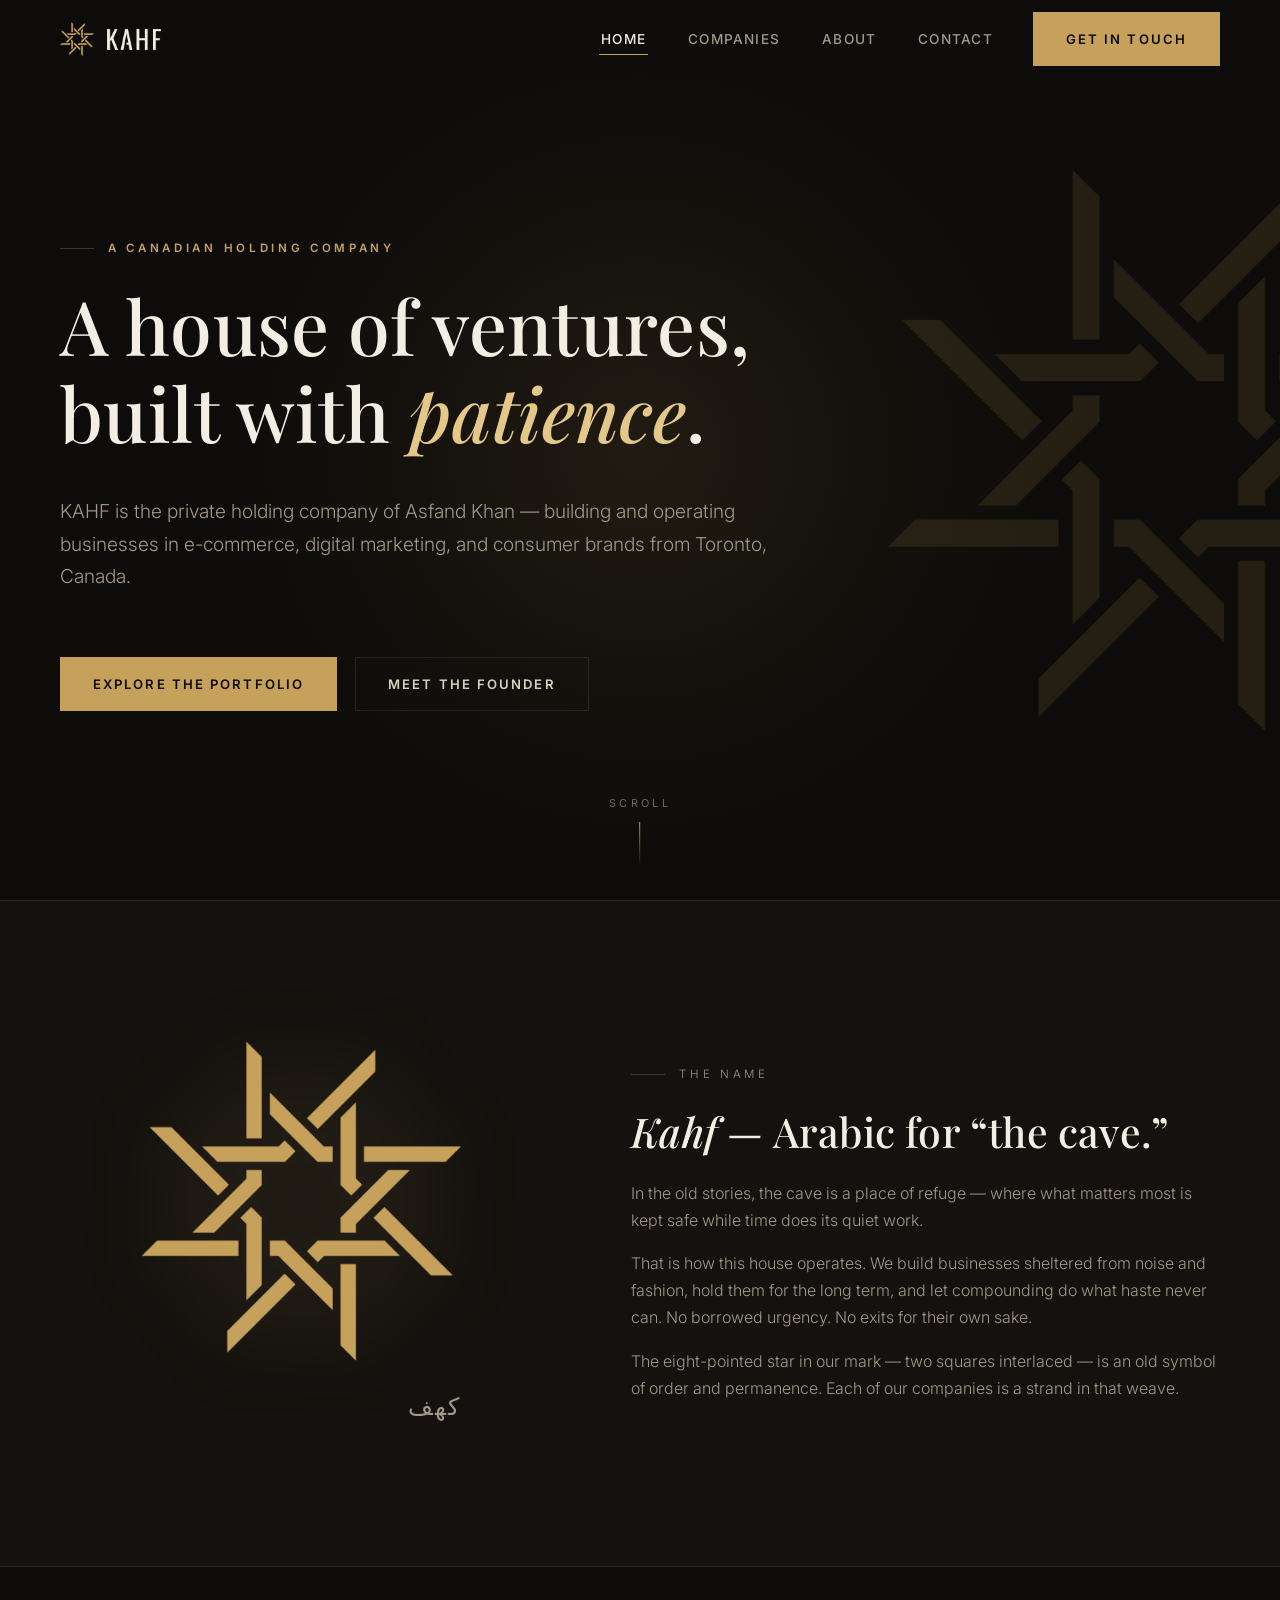
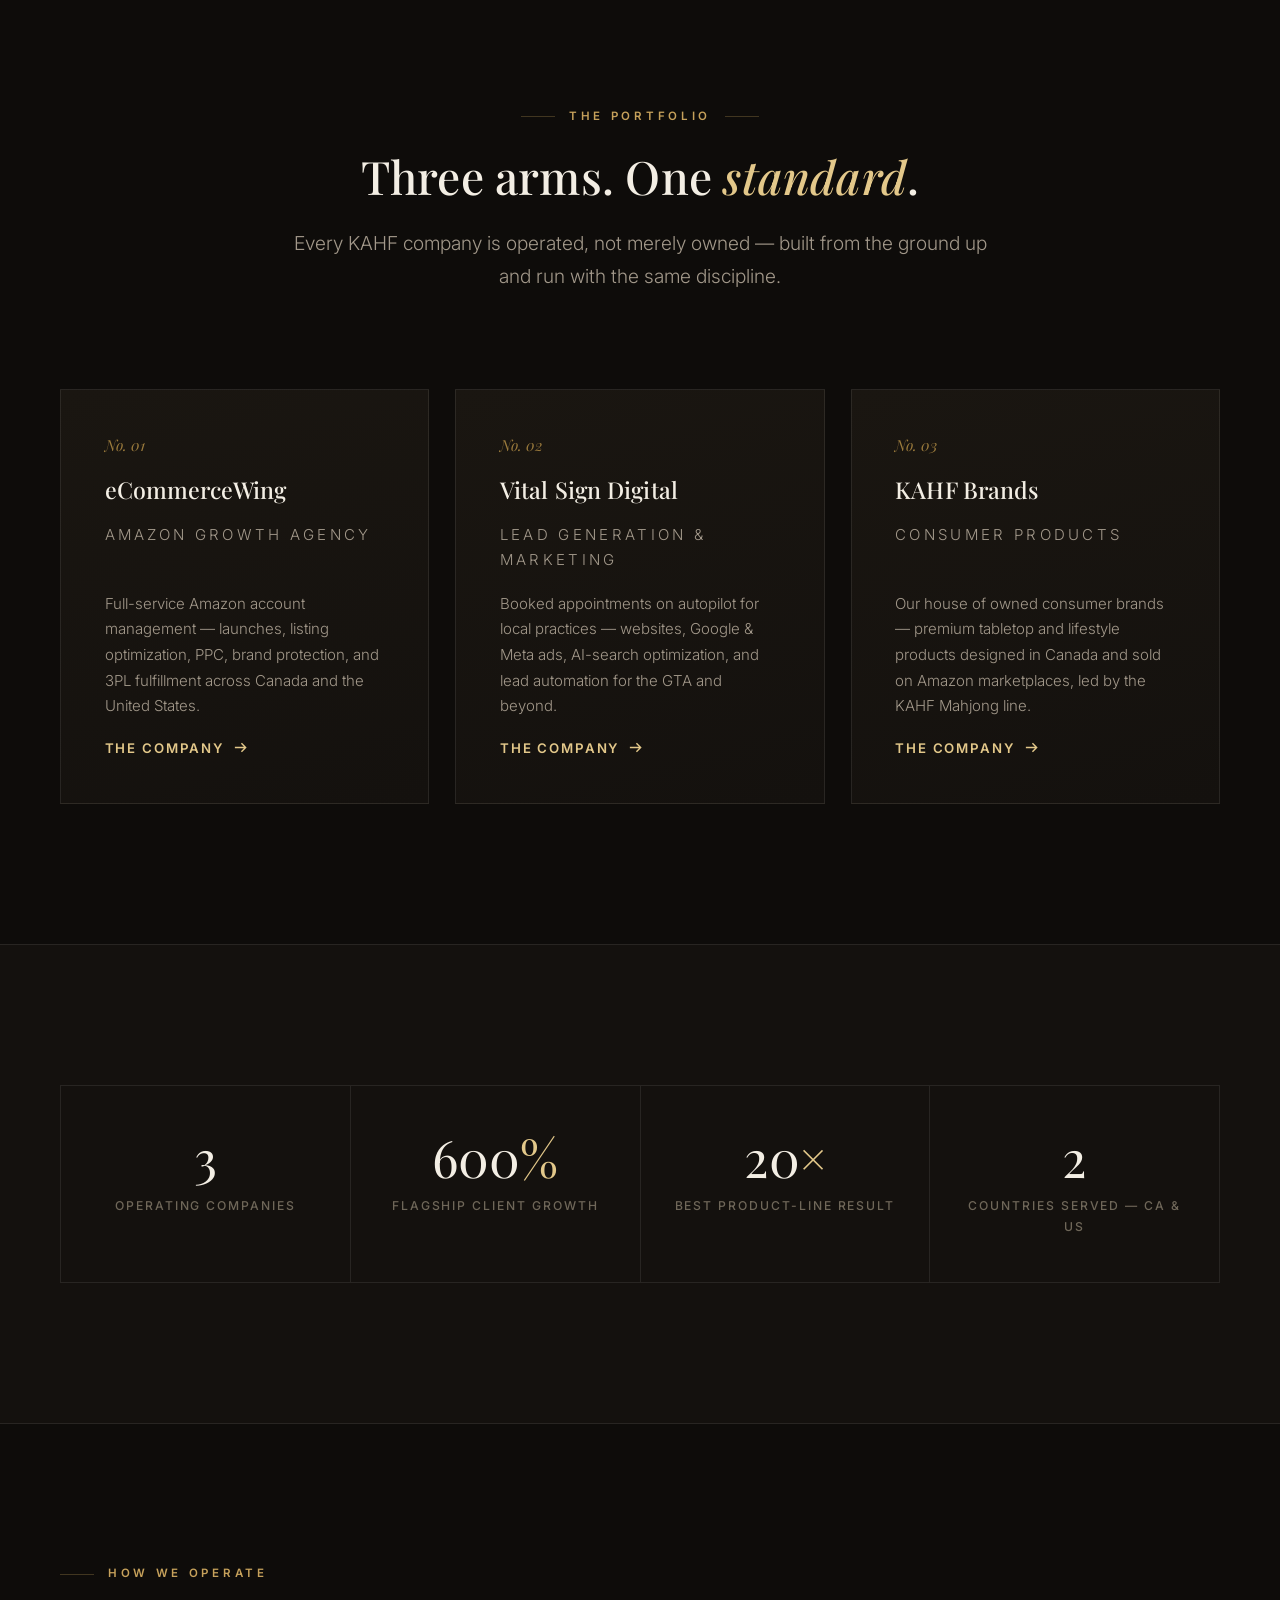
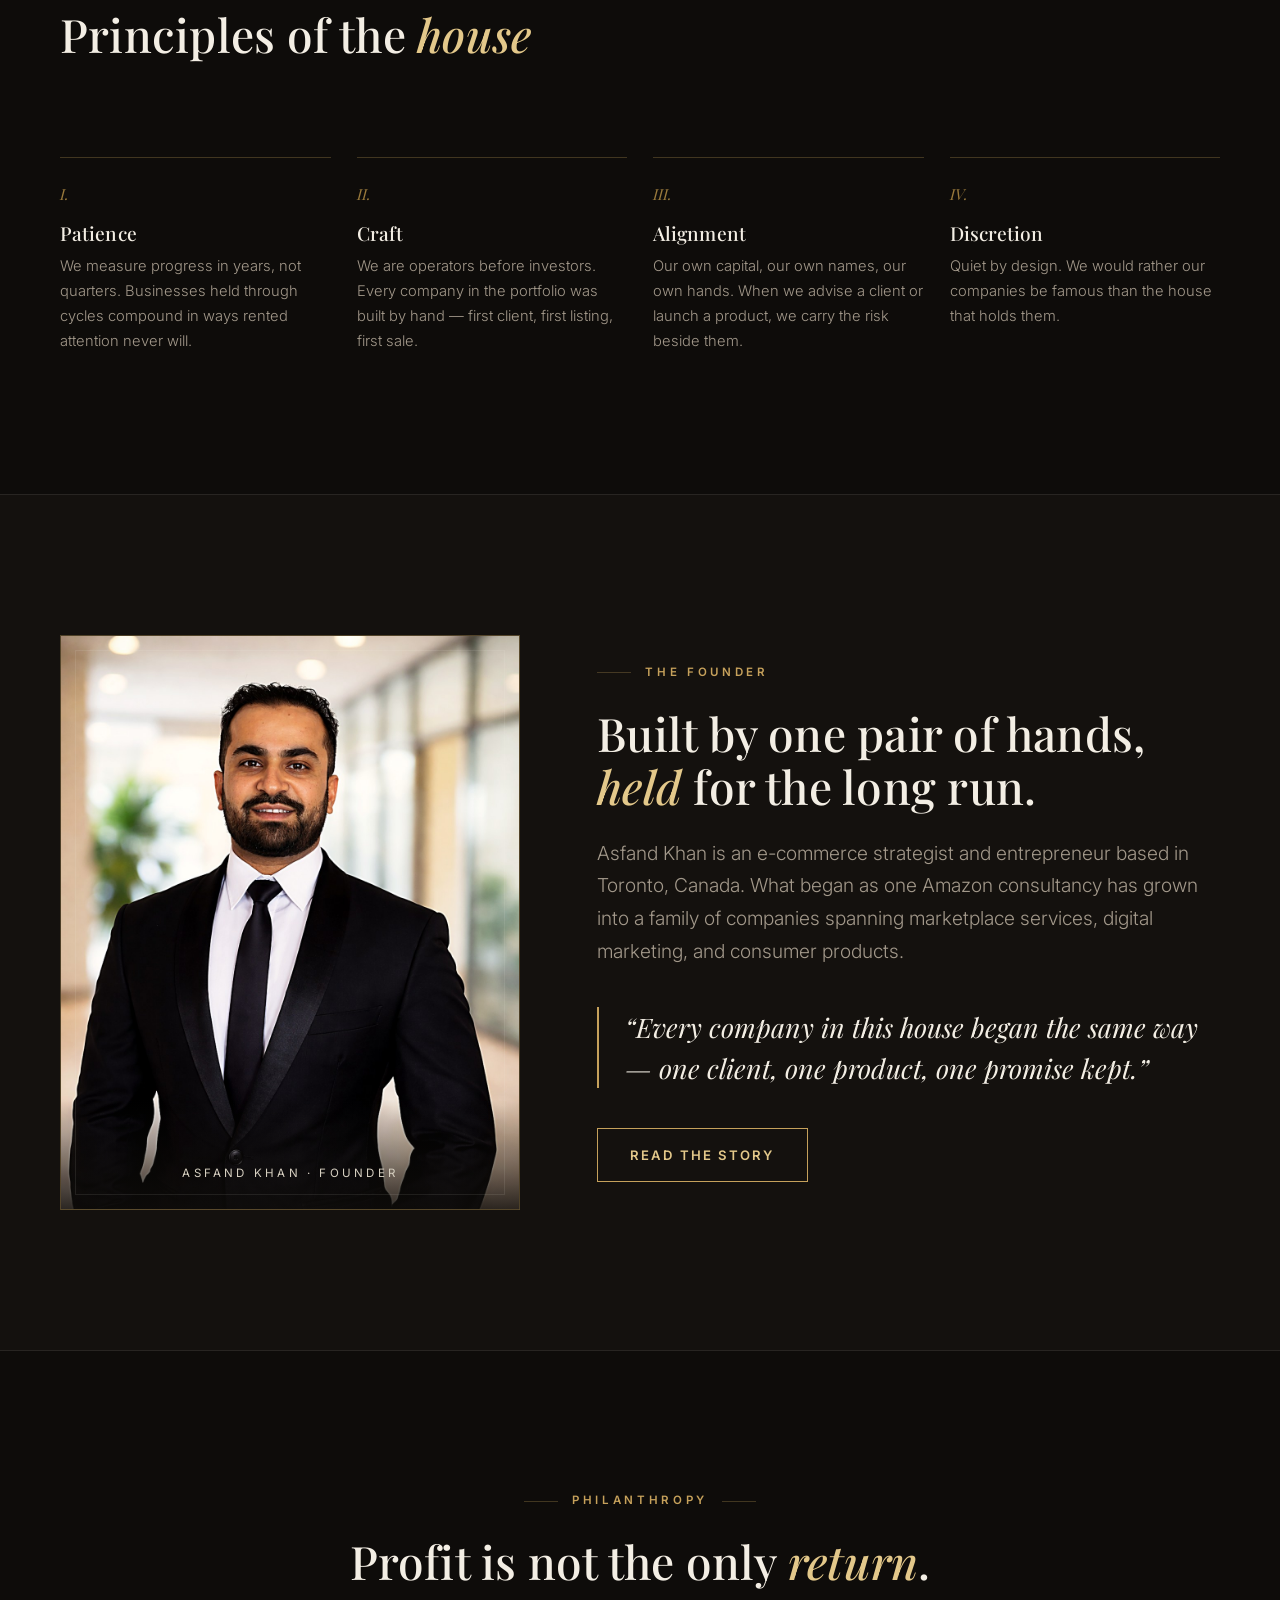
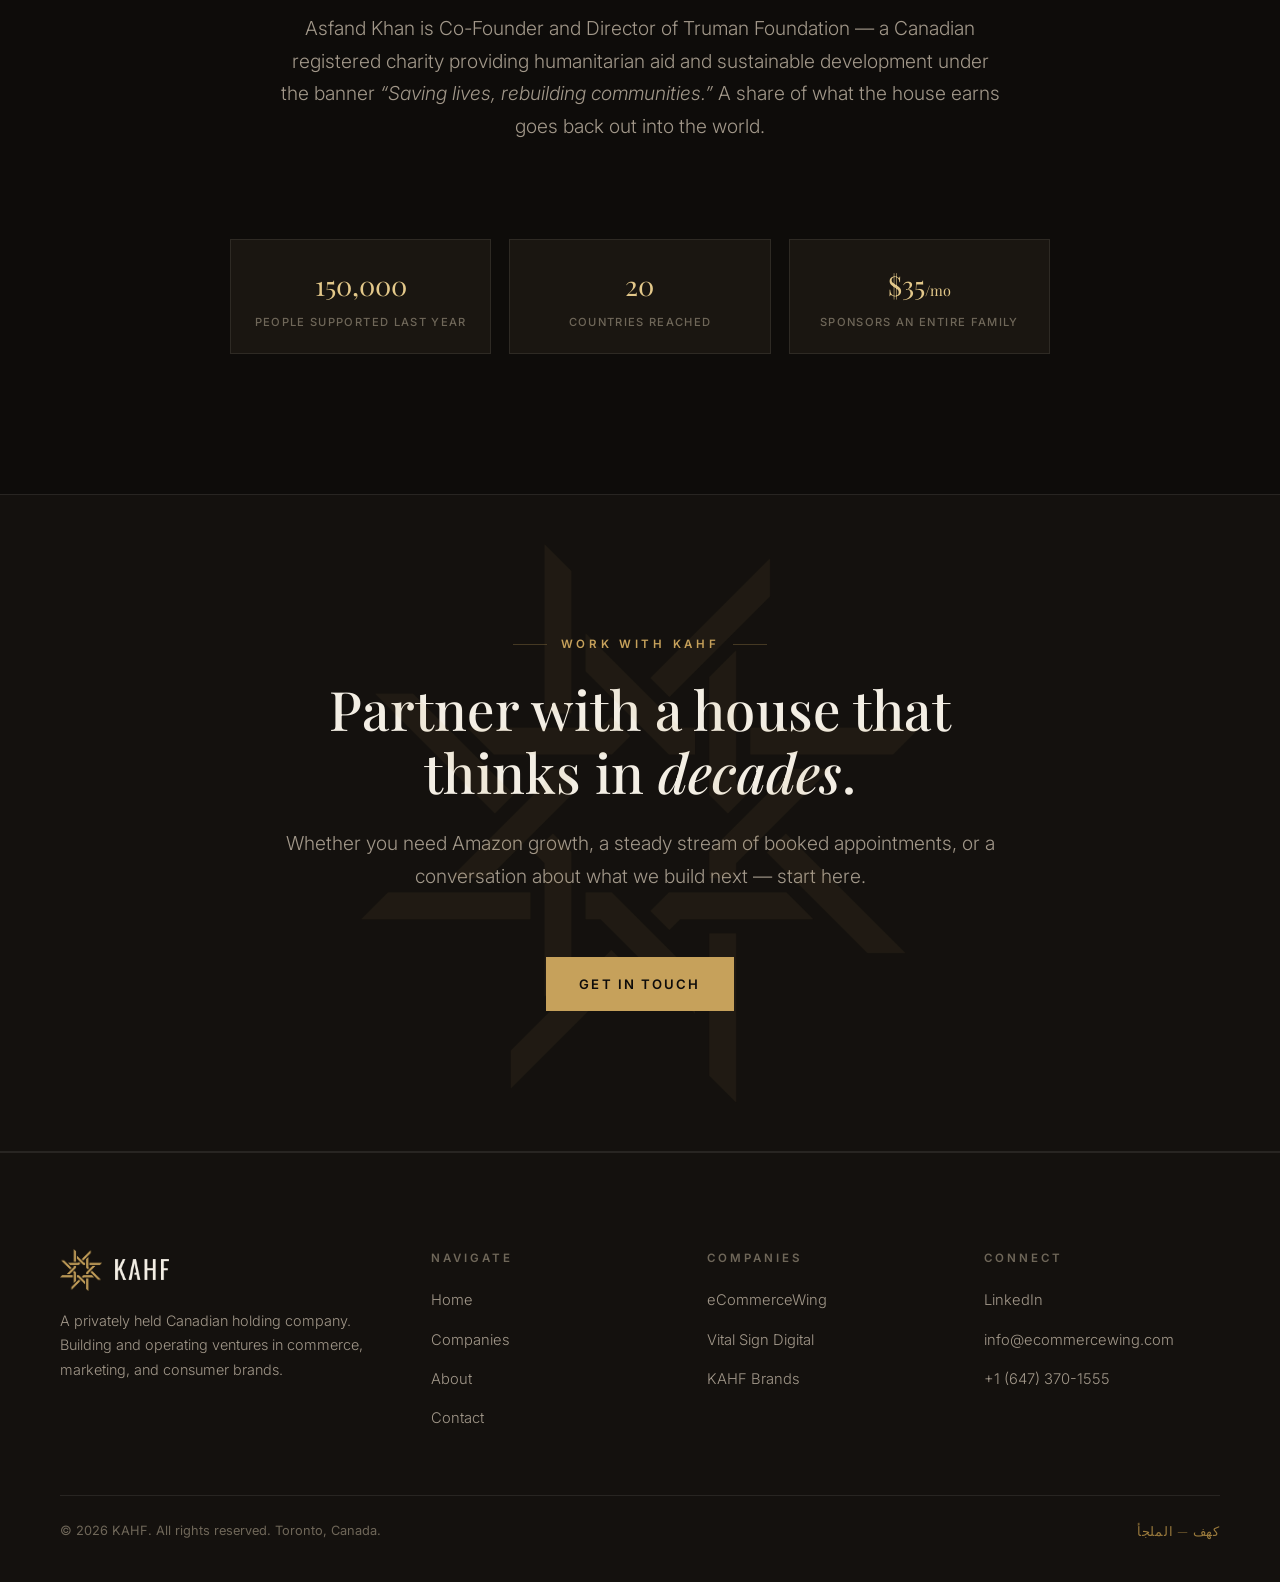
<file: index.html>
<!DOCTYPE html>
<html lang="en">
<head>
  <meta charset="UTF-8">
  <meta name="viewport" content="width=device-width, initial-scale=1.0">
  <title>KAHF — A Canadian Holding Company | Asfand Khan</title>
  <meta name="description" content="KAHF is the private holding company of Asfand Khan — building and operating businesses in e-commerce, digital marketing, and consumer brands from Toronto, Canada.">
  <link rel="icon" type="image/png" href="images/favicon.png">
  <link rel="apple-touch-icon" href="images/apple-touch-icon.png">
  <link rel="preconnect" href="https://fonts.googleapis.com">
  <link rel="preconnect" href="https://fonts.gstatic.com" crossorigin>
  <link href="https://fonts.googleapis.com/css2?family=Inter:wght@300;400;500;600&family=Playfair+Display:ital,wght@0,400;0,500;0,600;1,400;1,500&display=swap" rel="stylesheet">
  <link rel="stylesheet" href="css/style.css?v=20261001">
</head>
<body>
  <a class="skip-link" href="#main">Skip to main content</a>


  <header class="site-header">
    <div class="container">
      <nav class="nav" aria-label="Primary">
        <a class="brand" href="index.html" aria-label="KAHF — home">
          <img class="brand__mark" src="images/kahf-mark-gold.png" alt="" aria-hidden="true">
          <img class="brand__word" src="images/kahf-word-ivory.png" alt="" aria-hidden="true">
        </a>
        <button class="nav__toggle" aria-expanded="false" aria-controls="nav-links" aria-label="Toggle navigation">
          <svg width="20" height="20" viewBox="0 0 20 20" fill="none" stroke="currentColor" stroke-width="1.6" aria-hidden="true">
            <path d="M2 5h16M2 10h16M2 15h16"/>
          </svg>
        </button>
        <ul class="nav__links" id="nav-links">
          <li><a href="index.html" aria-current="page">Home</a></li>
          <li><a href="companies.html">Companies</a></li>
          <li><a href="about.html">About</a></li>
          <li><a href="contact.html">Contact</a></li>
          <li><a class="btn btn--solid" href="contact.html"><span>Get in Touch</span></a></li>
        </ul>
      </nav>
    </div>
  </header>

  <main id="main">

    <!-- Hero -->
    <section class="hero">
      <div class="hero__glow"></div>
      <img class="hero__star" src="images/kahf-mark-gold.png" alt="" aria-hidden="true">
      <div class="container">
        <div class="hero__content">
          <p class="eyebrow reveal">A Canadian Holding Company</p>
          <h1 class="reveal" style="--reveal-delay:.08s">A house of ventures,<br>built with <em>patience</em>.</h1>
          <p class="lead reveal" style="--reveal-delay:.16s">KAHF is the private holding company of Asfand Khan — building and operating businesses in e-commerce, digital marketing, and consumer brands from Toronto, Canada.</p>
          <div class="hero__actions reveal" style="--reveal-delay:.24s">
            <a class="btn btn--solid" href="companies.html"><span>Explore the Portfolio</span></a>
            <a class="btn btn--ghost" href="about.html"><span>Meet the Founder</span></a>
          </div>
        </div>
      </div>
      <p class="hero__scroll" aria-hidden="true">Scroll</p>
    </section>

    <!-- The name -->
    <section class="section section--tint">
      <div class="container">
        <div class="meaning">
          <div class="meaning__mark reveal">
            <div>
              <img src="images/kahf-mark-gold.png" alt="" style="display:block">
              <p class="meaning__arabic" lang="ar" dir="rtl">كهف</p>
            </div>
          </div>
          <div>
            <p class="eyebrow reveal">The Name</p>
            <h2 class="reveal" style="--reveal-delay:.08s"><em>Kahf</em> — Arabic for “the cave.”</h2>
            <div class="reveal" style="--reveal-delay:.16s">
              <p>In the old stories, the cave is a place of refuge — where what matters most is kept safe while time does its quiet work.</p>
              <p>That is how this house operates. We build businesses sheltered from noise and fashion, hold them for the long term, and let compounding do what haste never can. No borrowed urgency. No exits for their own sake.</p>
              <p>The eight-pointed star in our mark — two squares interlaced — is an old symbol of order and permanence. Each of our companies is a strand in that weave.</p>
            </div>
          </div>
        </div>
      </div>
    </section>

    <!-- Portfolio preview -->
    <section class="section">
      <div class="container">
        <div class="section-head section-head--center">
          <p class="eyebrow eyebrow--center reveal">The Portfolio</p>
          <h2 class="section-title reveal" style="--reveal-delay:.08s">Three arms. One <em>standard</em>.</h2>
          <p class="lead reveal" style="--reveal-delay:.16s">Every KAHF company is operated, not merely owned — built from the ground up and run with the same discipline.</p>
        </div>
        <div class="portfolio-grid">
          <article class="company-card reveal">
            <span class="company-card__num">No. 01</span>
            <h3>eCommerceWing</h3>
            <p class="company-card__tag">Amazon Growth Agency</p>
            <p>Full-service Amazon account management — launches, listing optimization, PPC, brand protection, and 3PL fulfillment across Canada and the United States.</p>
            <a class="text-link" href="companies.html#ecommercewing">The Company
              <svg width="15" height="15" viewBox="0 0 16 16" fill="none" stroke="currentColor" stroke-width="1.5" aria-hidden="true"><path d="M2 8h11M9 3.5 13.5 8 9 12.5"/></svg>
            </a>
          </article>
          <article class="company-card reveal" style="--reveal-delay:.1s">
            <span class="company-card__num">No. 02</span>
            <h3>Vital Sign Digital</h3>
            <p class="company-card__tag">Lead Generation &amp; Marketing</p>
            <p>Booked appointments on autopilot for local practices — websites, Google &amp; Meta ads, AI-search optimization, and lead automation for the GTA and beyond.</p>
            <a class="text-link" href="companies.html#vitalsign">The Company
              <svg width="15" height="15" viewBox="0 0 16 16" fill="none" stroke="currentColor" stroke-width="1.5" aria-hidden="true"><path d="M2 8h11M9 3.5 13.5 8 9 12.5"/></svg>
            </a>
          </article>
          <article class="company-card reveal" style="--reveal-delay:.2s">
            <span class="company-card__num">No. 03</span>
            <h3>KAHF Brands</h3>
            <p class="company-card__tag">Consumer Products</p>
            <p>Our house of owned consumer brands — premium tabletop and lifestyle products designed in Canada and sold on Amazon marketplaces, led by the KAHF Mahjong line.</p>
            <a class="text-link" href="companies.html#brands">The Company
              <svg width="15" height="15" viewBox="0 0 16 16" fill="none" stroke="currentColor" stroke-width="1.5" aria-hidden="true"><path d="M2 8h11M9 3.5 13.5 8 9 12.5"/></svg>
            </a>
          </article>
        </div>
      </div>
    </section>

    <!-- Stats -->
    <section class="section section--tint">
      <div class="container">
        <div class="stats reveal">
          <div class="stat">
            <p class="stat__value">3</p>
            <p class="stat__label">Operating Companies</p>
          </div>
          <div class="stat">
            <p class="stat__value">600<span class="accent">%</span></p>
            <p class="stat__label">Flagship Client Growth</p>
          </div>
          <div class="stat">
            <p class="stat__value">20<span class="accent">×</span></p>
            <p class="stat__label">Best Product-Line Result</p>
          </div>
          <div class="stat">
            <p class="stat__value">2</p>
            <p class="stat__label">Countries Served — CA &amp; US</p>
          </div>
        </div>
      </div>
    </section>

    <!-- Principles -->
    <section class="section">
      <div class="container">
        <div class="section-head">
          <p class="eyebrow reveal">How We Operate</p>
          <h2 class="section-title reveal" style="--reveal-delay:.08s">Principles of the <em>house</em></h2>
        </div>
        <div class="principles">
          <div class="principle reveal">
            <span class="principle__num">I.</span>
            <h3>Patience</h3>
            <p>We measure progress in years, not quarters. Businesses held through cycles compound in ways rented attention never will.</p>
          </div>
          <div class="principle reveal" style="--reveal-delay:.08s">
            <span class="principle__num">II.</span>
            <h3>Craft</h3>
            <p>We are operators before investors. Every company in the portfolio was built by hand — first client, first listing, first sale.</p>
          </div>
          <div class="principle reveal" style="--reveal-delay:.16s">
            <span class="principle__num">III.</span>
            <h3>Alignment</h3>
            <p>Our own capital, our own names, our own hands. When we advise a client or launch a product, we carry the risk beside them.</p>
          </div>
          <div class="principle reveal" style="--reveal-delay:.24s">
            <span class="principle__num">IV.</span>
            <h3>Discretion</h3>
            <p>Quiet by design. We would rather our companies be famous than the house that holds them.</p>
          </div>
        </div>
      </div>
    </section>

    <!-- Founder teaser -->
    <section class="section section--tint">
      <div class="container">
        <div class="founder-teaser">
          <figure class="founder-figure reveal">
            <img src="images/asfand-founder.jpg" alt="Asfand Khan, founder of KAHF" width="1120" height="1400" loading="lazy">
            <figcaption>Asfand Khan · Founder</figcaption>
          </figure>
          <div>
            <p class="eyebrow reveal">The Founder</p>
            <h2 class="section-title reveal" style="--reveal-delay:.08s">Built by one pair of hands, <em>held</em> for the long run.</h2>
            <p class="lead reveal" style="--reveal-delay:.16s">Asfand Khan is an e-commerce strategist and entrepreneur based in Toronto, Canada. What began as one Amazon consultancy has grown into a family of companies spanning marketplace services, digital marketing, and consumer products.</p>
            <blockquote class="founder-quote reveal" style="--reveal-delay:.24s">“Every company in this house began the same way — one client, one product, one promise kept.”</blockquote>
            <a class="btn reveal" style="--reveal-delay:.3s" href="about.html"><span>Read the Story</span></a>
          </div>
        </div>
      </div>
    </section>

    <!-- Philanthropy -->
    <section class="section">
      <div class="container">
        <div class="section-head section-head--center">
          <p class="eyebrow eyebrow--center reveal">Philanthropy</p>
          <h2 class="section-title reveal" style="--reveal-delay:.08s">Profit is not the only <em>return</em>.</h2>
          <p class="lead reveal" style="--reveal-delay:.16s">Asfand Khan is Co-Founder and Director of Truman Foundation — a Canadian registered charity providing humanitarian aid and sustainable development under the banner <em style="font-style:italic">“Saving lives, rebuilding communities.”</em> A share of what the house earns goes back out into the world.</p>
        </div>
        <div class="venture__results reveal" style="max-width:820px;margin-inline:auto;margin-top:0">
          <div class="result">
            <p class="result__value">150,000</p>
            <p class="result__label">People Supported Last Year</p>
          </div>
          <div class="result">
            <p class="result__value">20</p>
            <p class="result__label">Countries Reached</p>
          </div>
          <div class="result">
            <p class="result__value">$35<span style="font-size:0.9rem">/mo</span></p>
            <p class="result__label">Sponsors an Entire Family</p>
          </div>
        </div>
      </div>
    </section>

    <!-- CTA -->
    <section class="cta-band section--tint">
      <img class="cta-band__star" src="images/kahf-mark-gold.png" alt="" aria-hidden="true">
      <div class="container">
        <p class="eyebrow eyebrow--center reveal">Work With KAHF</p>
        <h2 class="reveal" style="--reveal-delay:.08s">Partner with a house that thinks in <em>decades</em>.</h2>
        <p class="lead reveal" style="--reveal-delay:.16s">Whether you need Amazon growth, a steady stream of booked appointments, or a conversation about what we build next — start here.</p>
        <a class="btn btn--solid reveal" style="--reveal-delay:.24s" href="contact.html"><span>Get in Touch</span></a>
      </div>
    </section>
  </main>

  <footer class="site-footer">
    <div class="container">
      <div class="footer-grid">
        <div class="footer-brand">
          <a class="brand" href="index.html" aria-label="KAHF — home">
            <img class="brand__mark" src="images/kahf-mark-gold.png" alt="" aria-hidden="true">
            <img class="brand__word" src="images/kahf-word-ivory.png" alt="" aria-hidden="true">
          </a>
          <p>A privately held Canadian holding company. Building and operating ventures in commerce, marketing, and consumer brands.</p>
        </div>
        <div class="footer-col">
          <h4>Navigate</h4>
          <ul>
            <li><a href="index.html">Home</a></li>
            <li><a href="companies.html">Companies</a></li>
            <li><a href="about.html">About</a></li>
            <li><a href="contact.html">Contact</a></li>
          </ul>
        </div>
        <div class="footer-col">
          <h4>Companies</h4>
          <ul>
            <li><a href="https://www.ecommercewing.com" target="_blank" rel="noopener">eCommerceWing</a></li>
            <li><a href="https://www.vitalsigndigital.com" target="_blank" rel="noopener">Vital Sign Digital</a></li>
            <li><a href="companies.html#brands">KAHF Brands</a></li>
          </ul>
        </div>
        <div class="footer-col">
          <h4>Connect</h4>
          <ul>
            <li><a href="https://ca.linkedin.com/in/asfandyarkhanz" target="_blank" rel="noopener">LinkedIn</a></li>
            <li><a href="mailto:info@ecommercewing.com">info@ecommercewing.com</a></li>
            <li><a href="tel:+16473701555">+1 (647) 370-1555</a></li>
          </ul>
        </div>
      </div>
      <div class="footer-bottom">
        <p>© <span id="year">2026</span> KAHF. All rights reserved. Toronto, Canada.</p>
        <p class="ar" lang="ar" dir="rtl">كهف — الملجأ</p>
      </div>
    </div>
  </footer>

  <script src="js/main.js"></script>
</body>
</html>
</file>
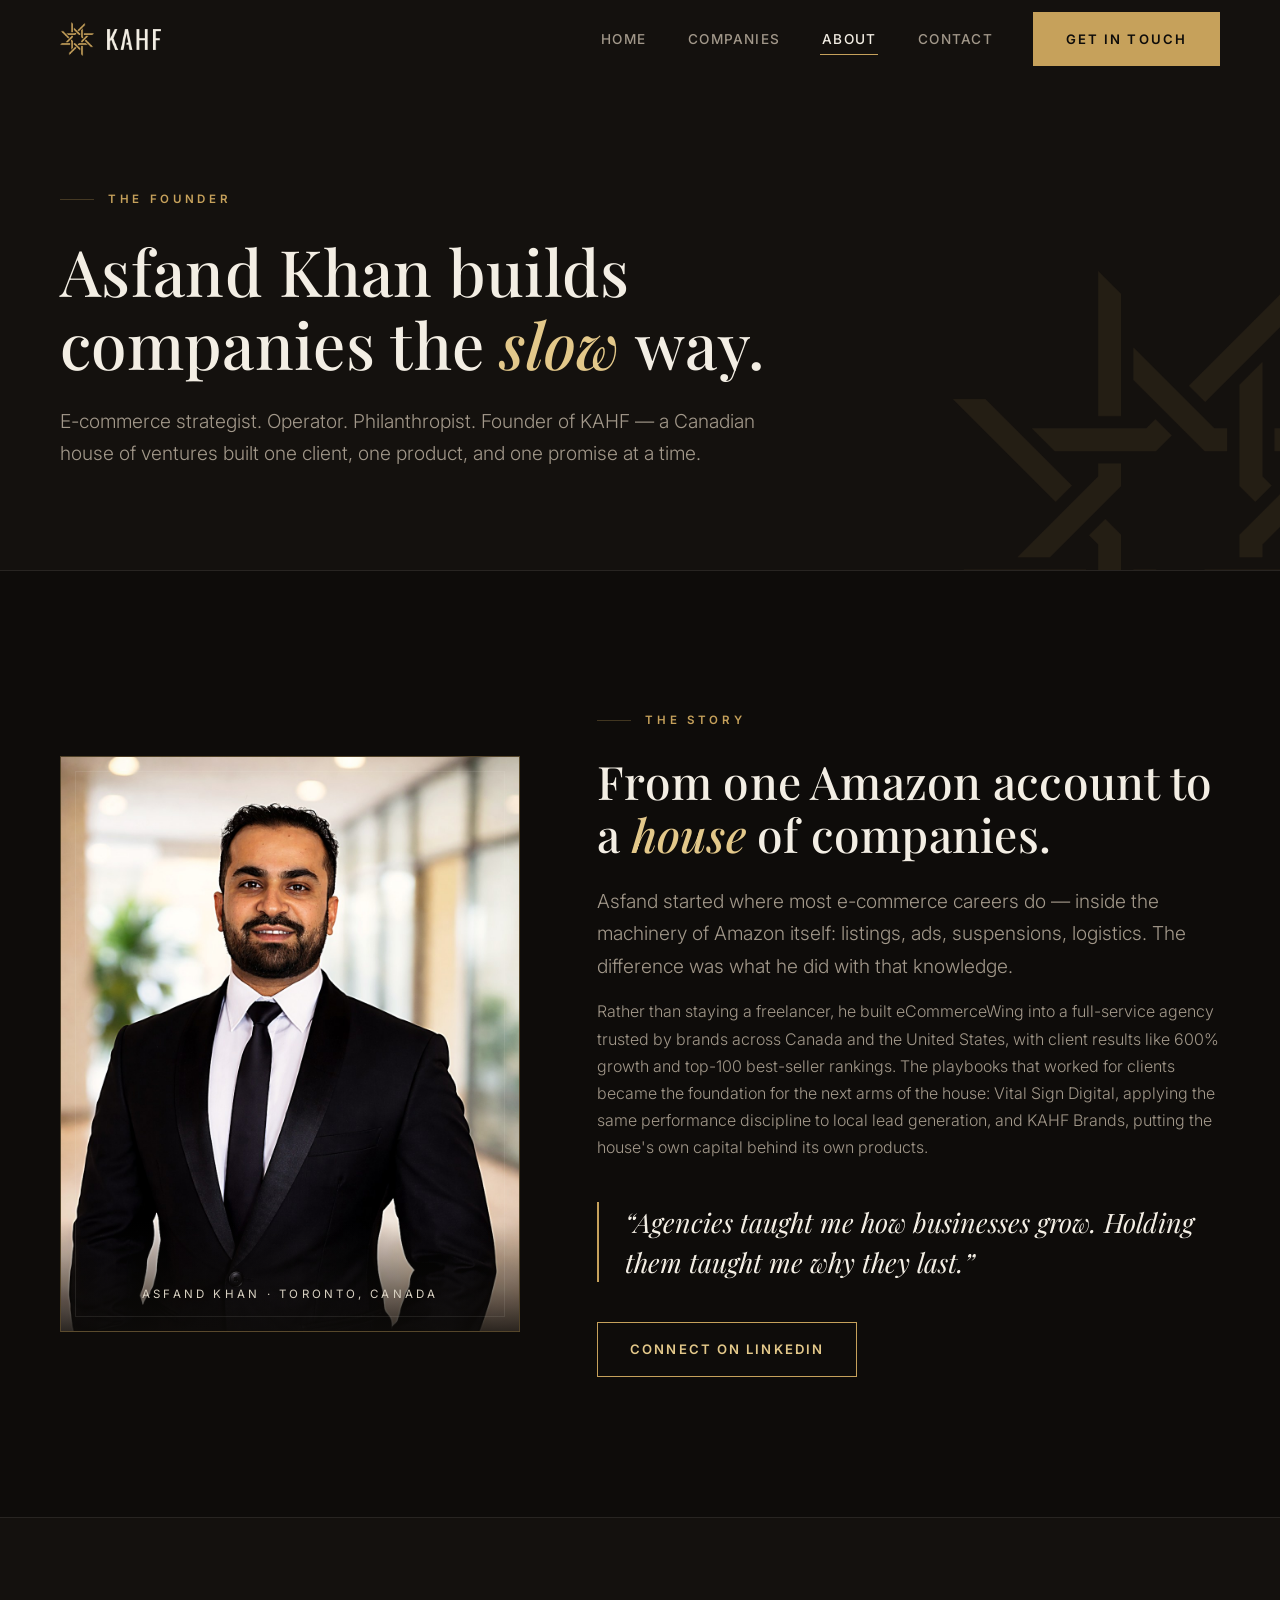
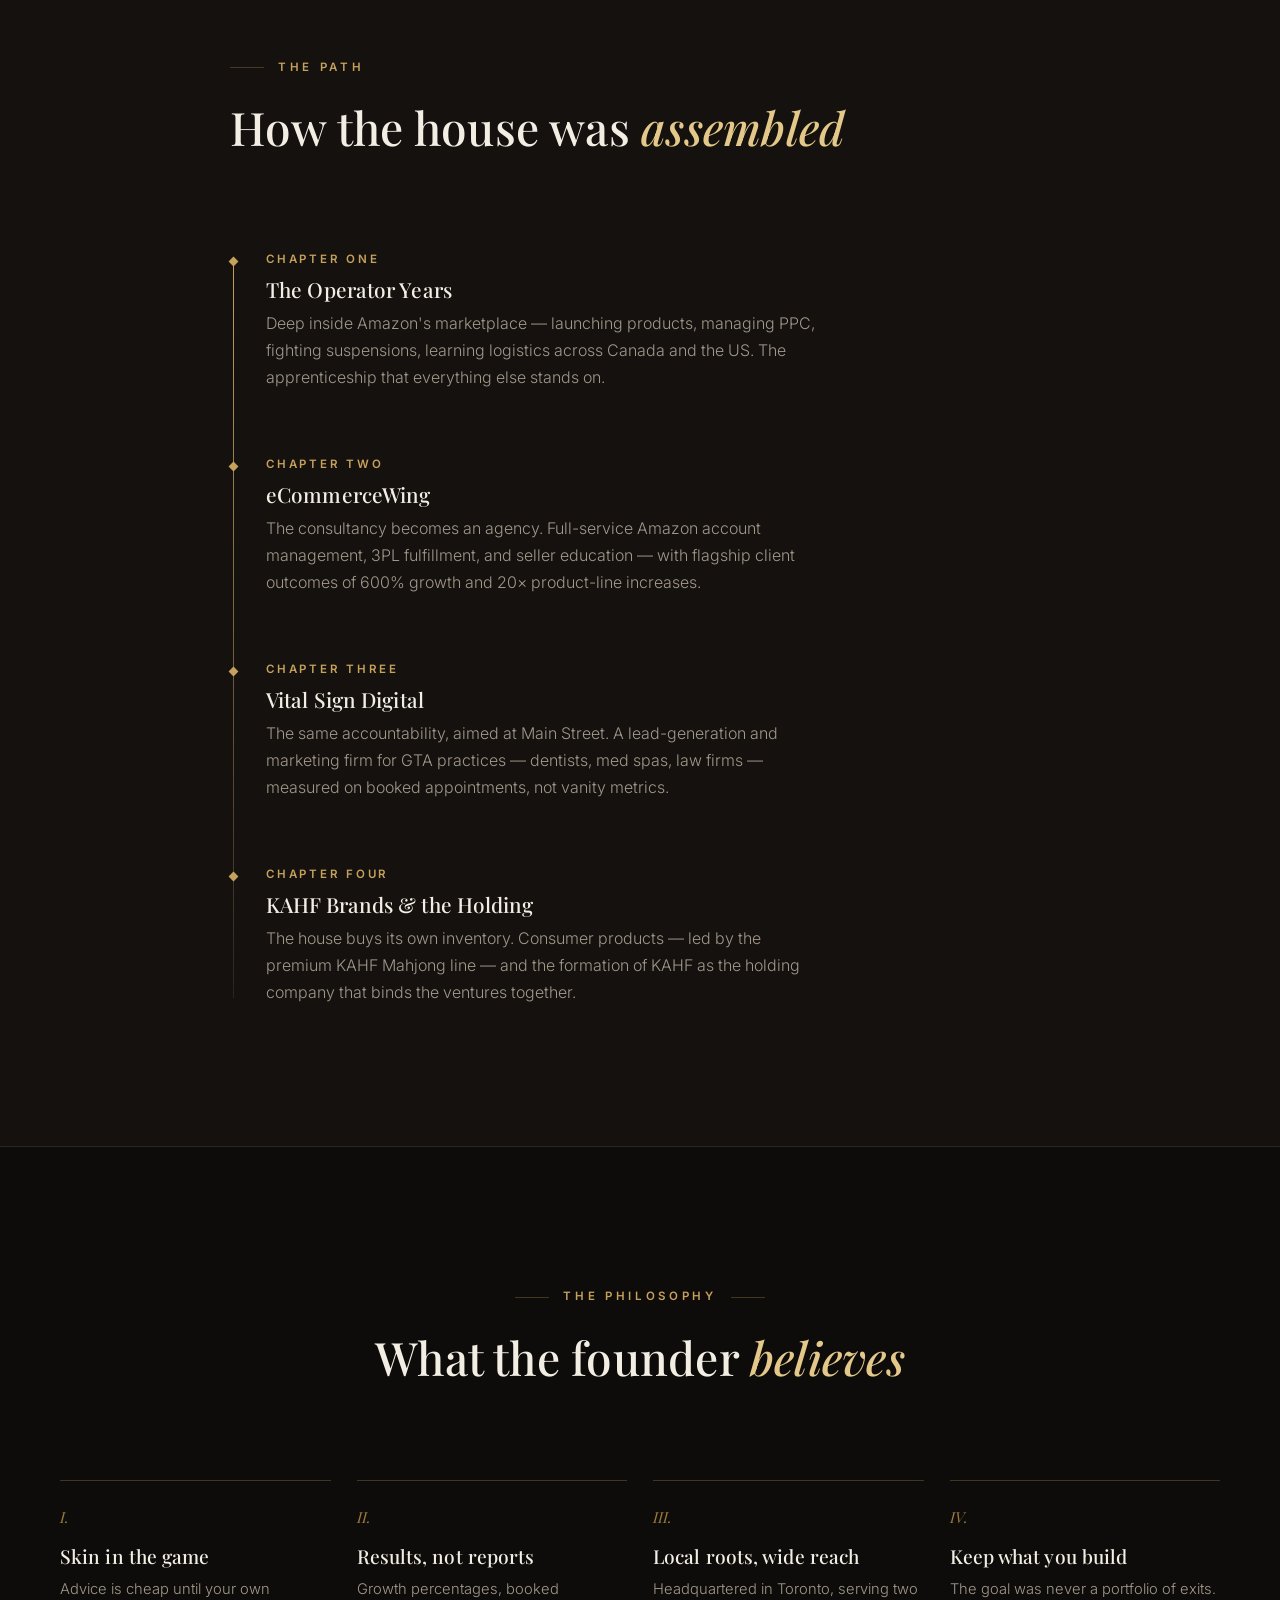
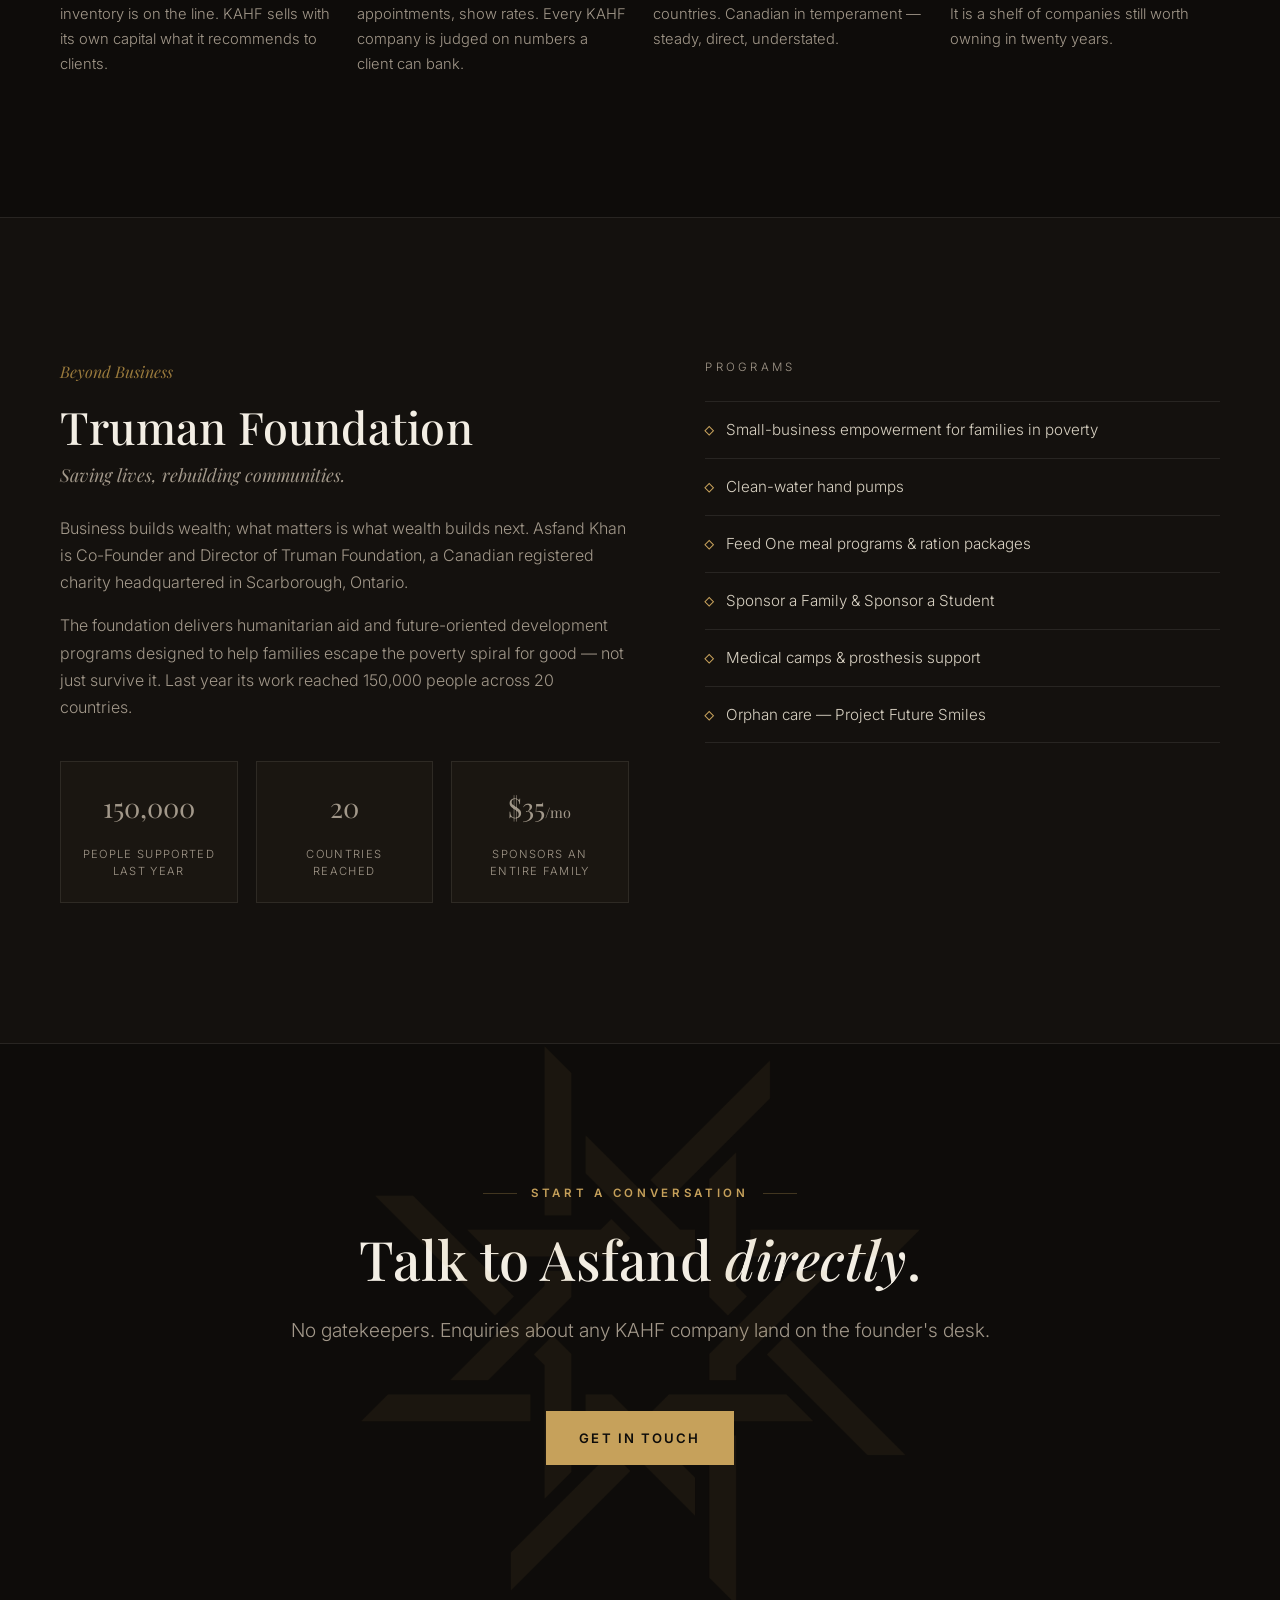
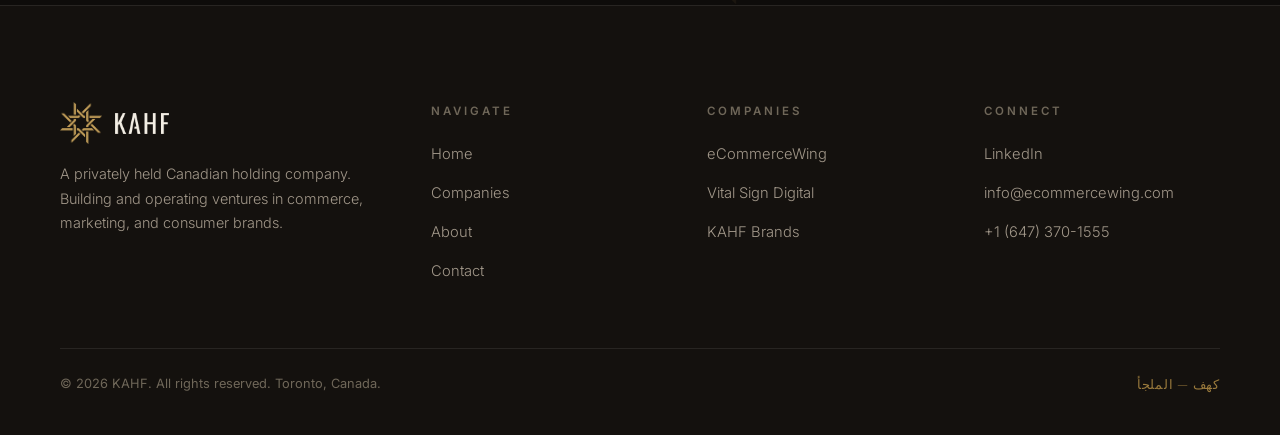
<file: about.html>
<!DOCTYPE html>
<html lang="en">
<head>
  <meta charset="UTF-8">
  <meta name="viewport" content="width=device-width, initial-scale=1.0">
  <title>About — KAHF | Asfand Khan, Founder</title>
  <meta name="description" content="The story of KAHF and its founder Asfand Khan — e-commerce strategist and entrepreneur building a family of companies from Toronto, Canada.">
  <link rel="icon" type="image/png" href="images/favicon.png">
  <link rel="apple-touch-icon" href="images/apple-touch-icon.png">
  <link rel="preconnect" href="https://fonts.googleapis.com">
  <link rel="preconnect" href="https://fonts.gstatic.com" crossorigin>
  <link href="https://fonts.googleapis.com/css2?family=Inter:wght@300;400;500;600&family=Playfair+Display:ital,wght@0,400;0,500;0,600;1,400;1,500&display=swap" rel="stylesheet">
  <link rel="stylesheet" href="css/style.css?v=20261001">
</head>
<body>
  <a class="skip-link" href="#main">Skip to main content</a>


  <header class="site-header">
    <div class="container">
      <nav class="nav" aria-label="Primary">
        <a class="brand" href="index.html" aria-label="KAHF — home">
          <img class="brand__mark" src="images/kahf-mark-gold.png" alt="" aria-hidden="true">
          <img class="brand__word" src="images/kahf-word-ivory.png" alt="" aria-hidden="true">
        </a>
        <button class="nav__toggle" aria-expanded="false" aria-controls="nav-links" aria-label="Toggle navigation">
          <svg width="20" height="20" viewBox="0 0 20 20" fill="none" stroke="currentColor" stroke-width="1.6" aria-hidden="true">
            <path d="M2 5h16M2 10h16M2 15h16"/>
          </svg>
        </button>
        <ul class="nav__links" id="nav-links">
          <li><a href="index.html">Home</a></li>
          <li><a href="companies.html">Companies</a></li>
          <li><a href="about.html" aria-current="page">About</a></li>
          <li><a href="contact.html">Contact</a></li>
          <li><a class="btn btn--solid" href="contact.html"><span>Get in Touch</span></a></li>
        </ul>
      </nav>
    </div>
  </header>

  <main id="main">

    <section class="page-hero">
      <img class="page-hero__star" src="images/kahf-mark-gold.png" alt="" aria-hidden="true">
      <div class="container">
        <p class="eyebrow reveal">The Founder</p>
        <h1 class="reveal" style="--reveal-delay:.08s">Asfand Khan builds companies the <em>slow</em> way.</h1>
        <p class="lead reveal" style="--reveal-delay:.16s">E-commerce strategist. Operator. Philanthropist. Founder of KAHF — a Canadian house of ventures built one client, one product, and one promise at a time.</p>
      </div>
    </section>

    <!-- Story -->
    <section class="section">
      <div class="container">
        <div class="founder-teaser">
          <figure class="founder-figure reveal">
            <img src="images/asfand-founder.jpg" alt="Asfand Khan, founder of KAHF" width="1120" height="1400" loading="lazy">
            <figcaption>Asfand Khan · Toronto, Canada</figcaption>
          </figure>
          <div>
            <p class="eyebrow reveal">The Story</p>
            <h2 class="section-title reveal" style="--reveal-delay:.08s">From one Amazon account to a <em>house</em> of companies.</h2>
            <div class="reveal" style="--reveal-delay:.16s">
              <p class="lead" style="margin-bottom:16px">Asfand started where most e-commerce careers do — inside the machinery of Amazon itself: listings, ads, suspensions, logistics. The difference was what he did with that knowledge.</p>
              <p style="color:var(--muted);font-weight:300">Rather than staying a freelancer, he built eCommerceWing into a full-service agency trusted by brands across Canada and the United States, with client results like 600% growth and top-100 best-seller rankings. The playbooks that worked for clients became the foundation for the next arms of the house: Vital Sign Digital, applying the same performance discipline to local lead generation, and KAHF Brands, putting the house's own capital behind its own products.</p>
              <blockquote class="founder-quote reveal" style="--reveal-delay:.2s">“Agencies taught me how businesses grow. Holding them taught me why they last.”</blockquote>
              <a class="btn reveal" style="--reveal-delay:.24s" href="https://ca.linkedin.com/in/asfandyarkhanz" target="_blank" rel="noopener"><span>Connect on LinkedIn</span></a>
            </div>
          </div>
        </div>
      </div>
    </section>

    <!-- Timeline -->
    <section class="section section--tint">
      <div class="container--narrow">
        <div class="section-head">
          <p class="eyebrow reveal">The Path</p>
          <h2 class="section-title reveal" style="--reveal-delay:.08s">How the house was <em>assembled</em></h2>
        </div>
        <ol class="timeline">
          <li class="reveal">
            <span class="timeline__era">Chapter One</span>
            <h3>The Operator Years</h3>
            <p>Deep inside Amazon's marketplace — launching products, managing PPC, fighting suspensions, learning logistics across Canada and the US. The apprenticeship that everything else stands on.</p>
          </li>
          <li class="reveal" style="--reveal-delay:.08s">
            <span class="timeline__era">Chapter Two</span>
            <h3>eCommerceWing</h3>
            <p>The consultancy becomes an agency. Full-service Amazon account management, 3PL fulfillment, and seller education — with flagship client outcomes of 600% growth and 20× product-line increases.</p>
          </li>
          <li class="reveal" style="--reveal-delay:.16s">
            <span class="timeline__era">Chapter Three</span>
            <h3>Vital Sign Digital</h3>
            <p>The same accountability, aimed at Main Street. A lead-generation and marketing firm for GTA practices — dentists, med spas, law firms — measured on booked appointments, not vanity metrics.</p>
          </li>
          <li class="reveal" style="--reveal-delay:.24s">
            <span class="timeline__era">Chapter Four</span>
            <h3>KAHF Brands &amp; the Holding</h3>
            <p>The house buys its own inventory. Consumer products — led by the premium KAHF Mahjong line — and the formation of KAHF as the holding company that binds the ventures together.</p>
          </li>
        </ol>
      </div>
    </section>

    <!-- Philosophy -->
    <section class="section">
      <div class="container">
        <div class="section-head section-head--center">
          <p class="eyebrow eyebrow--center reveal">The Philosophy</p>
          <h2 class="section-title reveal" style="--reveal-delay:.08s">What the founder <em>believes</em></h2>
        </div>
        <div class="principles">
          <div class="principle reveal">
            <span class="principle__num">I.</span>
            <h3>Skin in the game</h3>
            <p>Advice is cheap until your own inventory is on the line. KAHF sells with its own capital what it recommends to clients.</p>
          </div>
          <div class="principle reveal" style="--reveal-delay:.08s">
            <span class="principle__num">II.</span>
            <h3>Results, not reports</h3>
            <p>Growth percentages, booked appointments, show rates. Every KAHF company is judged on numbers a client can bank.</p>
          </div>
          <div class="principle reveal" style="--reveal-delay:.16s">
            <span class="principle__num">III.</span>
            <h3>Local roots, wide reach</h3>
            <p>Headquartered in Toronto, serving two countries. Canadian in temperament — steady, direct, understated.</p>
          </div>
          <div class="principle reveal" style="--reveal-delay:.24s">
            <span class="principle__num">IV.</span>
            <h3>Keep what you build</h3>
            <p>The goal was never a portfolio of exits. It is a shelf of companies still worth owning in twenty years.</p>
          </div>
        </div>
      </div>
    </section>

    <!-- Philanthropy -->
    <section class="venture section--tint" id="philanthropy">
      <div class="container">
        <div class="venture__grid">
          <div>
            <span class="venture__num reveal">Beyond Business</span>
            <h2 class="reveal" style="--reveal-delay:.06s">Truman Foundation</h2>
            <p class="venture__tagline reveal" style="--reveal-delay:.1s">Saving lives, rebuilding communities.</p>
            <div class="reveal" style="--reveal-delay:.14s">
              <p>Business builds wealth; what matters is what wealth builds next. Asfand Khan is Co-Founder and Director of Truman Foundation, a Canadian registered charity headquartered in Scarborough, Ontario.</p>
              <p>The foundation delivers humanitarian aid and future-oriented development programs designed to help families escape the poverty spiral for good — not just survive it. Last year its work reached 150,000 people across 20 countries.</p>
            </div>
            <div class="venture__results reveal" style="--reveal-delay:.2s">
              <div class="result">
                <p class="result__value">150,000</p>
                <p class="result__label">People Supported Last Year</p>
              </div>
              <div class="result">
                <p class="result__value">20</p>
                <p class="result__label">Countries Reached</p>
              </div>
              <div class="result">
                <p class="result__value">$35<span style="font-size:0.9rem">/mo</span></p>
                <p class="result__label">Sponsors an Entire Family</p>
              </div>
            </div>
          </div>
          <div class="reveal" style="--reveal-delay:.14s">
            <p class="aside-label">Programs</p>
            <ul class="service-list">
              <li>Small-business empowerment for families in poverty</li>
              <li>Clean-water hand pumps</li>
              <li>Feed One meal programs &amp; ration packages</li>
              <li>Sponsor a Family &amp; Sponsor a Student</li>
              <li>Medical camps &amp; prosthesis support</li>
              <li>Orphan care — Project Future Smiles</li>
            </ul>
          </div>
        </div>
      </div>
    </section>

    <!-- CTA -->
    <section class="cta-band">
      <img class="cta-band__star" src="images/kahf-mark-gold.png" alt="" aria-hidden="true">
      <div class="container">
        <p class="eyebrow eyebrow--center reveal">Start a Conversation</p>
        <h2 class="reveal" style="--reveal-delay:.08s">Talk to Asfand <em>directly</em>.</h2>
        <p class="lead reveal" style="--reveal-delay:.16s">No gatekeepers. Enquiries about any KAHF company land on the founder's desk.</p>
        <a class="btn btn--solid reveal" style="--reveal-delay:.24s" href="contact.html"><span>Get in Touch</span></a>
      </div>
    </section>
  </main>

  <footer class="site-footer">
    <div class="container">
      <div class="footer-grid">
        <div class="footer-brand">
          <a class="brand" href="index.html" aria-label="KAHF — home">
            <img class="brand__mark" src="images/kahf-mark-gold.png" alt="" aria-hidden="true">
            <img class="brand__word" src="images/kahf-word-ivory.png" alt="" aria-hidden="true">
          </a>
          <p>A privately held Canadian holding company. Building and operating ventures in commerce, marketing, and consumer brands.</p>
        </div>
        <div class="footer-col">
          <h4>Navigate</h4>
          <ul>
            <li><a href="index.html">Home</a></li>
            <li><a href="companies.html">Companies</a></li>
            <li><a href="about.html">About</a></li>
            <li><a href="contact.html">Contact</a></li>
          </ul>
        </div>
        <div class="footer-col">
          <h4>Companies</h4>
          <ul>
            <li><a href="https://www.ecommercewing.com" target="_blank" rel="noopener">eCommerceWing</a></li>
            <li><a href="https://www.vitalsigndigital.com" target="_blank" rel="noopener">Vital Sign Digital</a></li>
            <li><a href="companies.html#brands">KAHF Brands</a></li>
          </ul>
        </div>
        <div class="footer-col">
          <h4>Connect</h4>
          <ul>
            <li><a href="https://ca.linkedin.com/in/asfandyarkhanz" target="_blank" rel="noopener">LinkedIn</a></li>
            <li><a href="mailto:info@ecommercewing.com">info@ecommercewing.com</a></li>
            <li><a href="tel:+16473701555">+1 (647) 370-1555</a></li>
          </ul>
        </div>
      </div>
      <div class="footer-bottom">
        <p>© <span id="year">2026</span> KAHF. All rights reserved. Toronto, Canada.</p>
        <p class="ar" lang="ar" dir="rtl">كهف — الملجأ</p>
      </div>
    </div>
  </footer>

  <script src="js/main.js"></script>
</body>
</html>
</file>
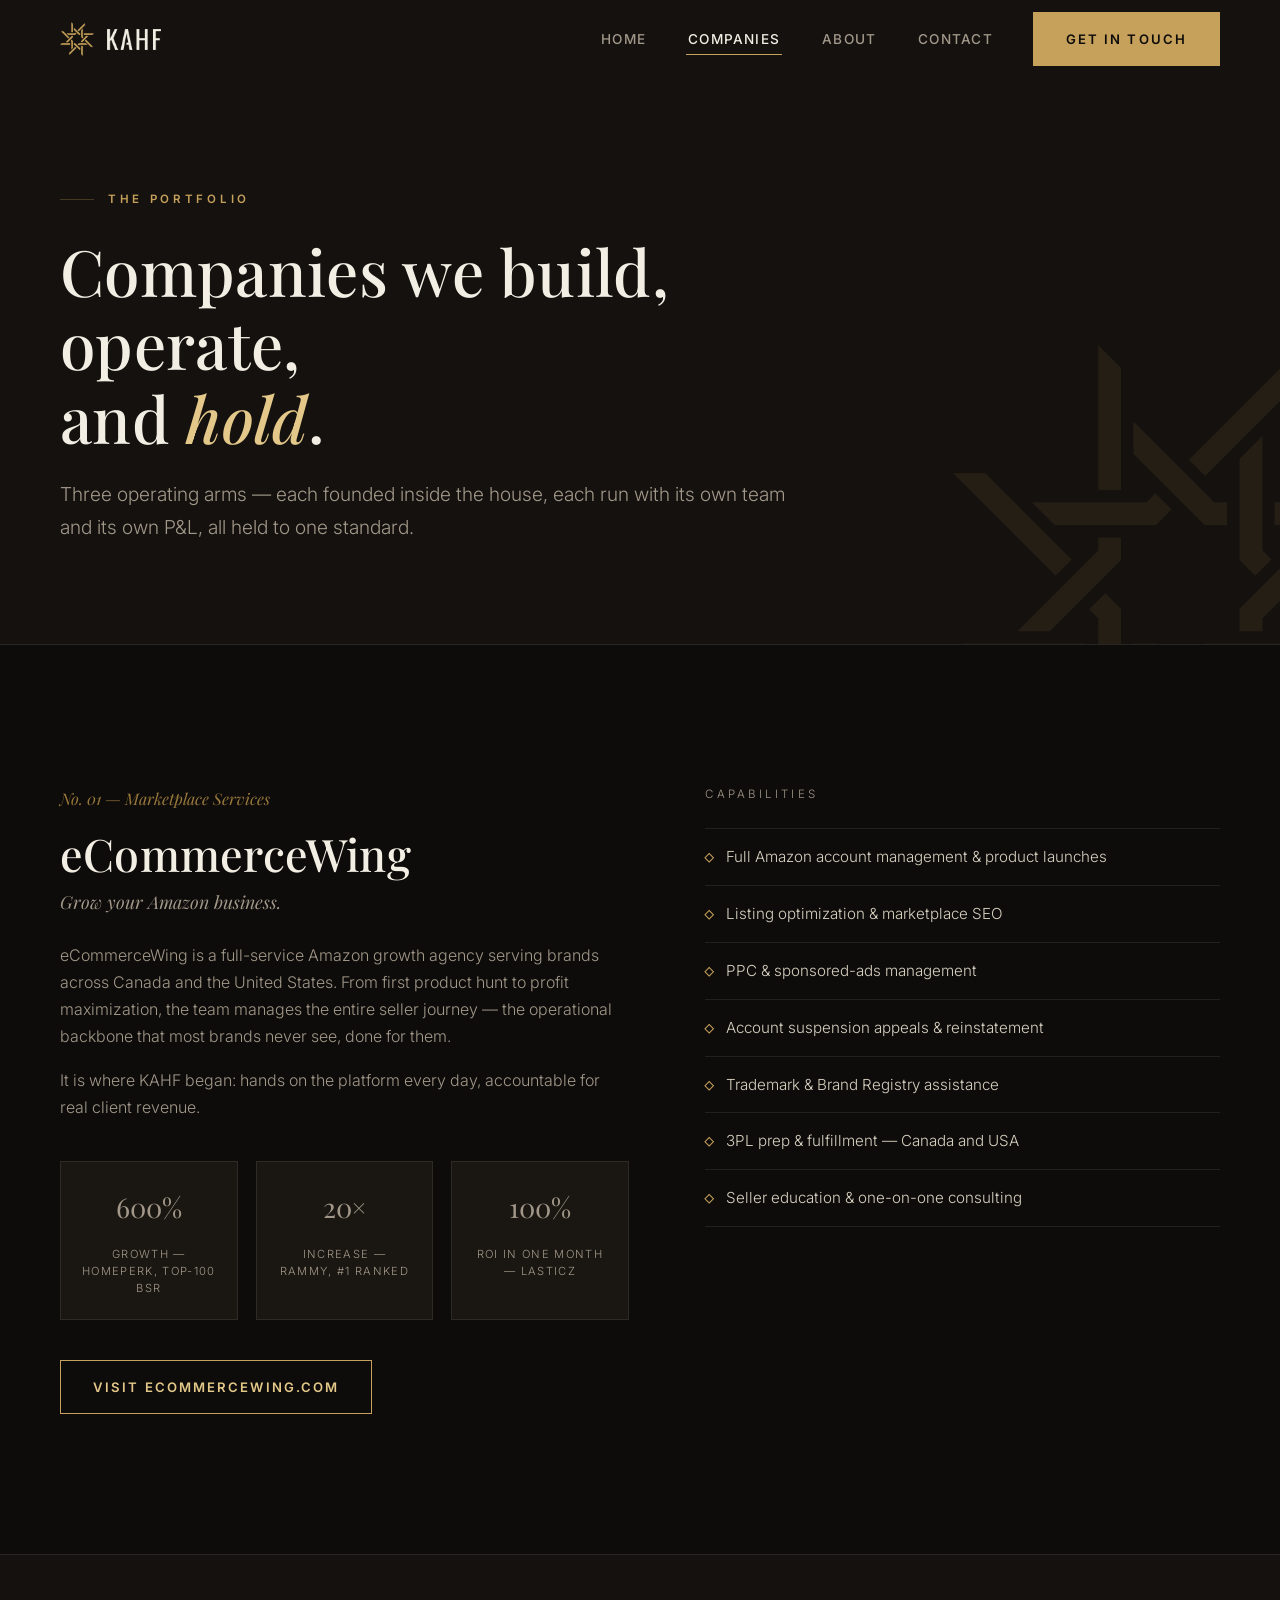
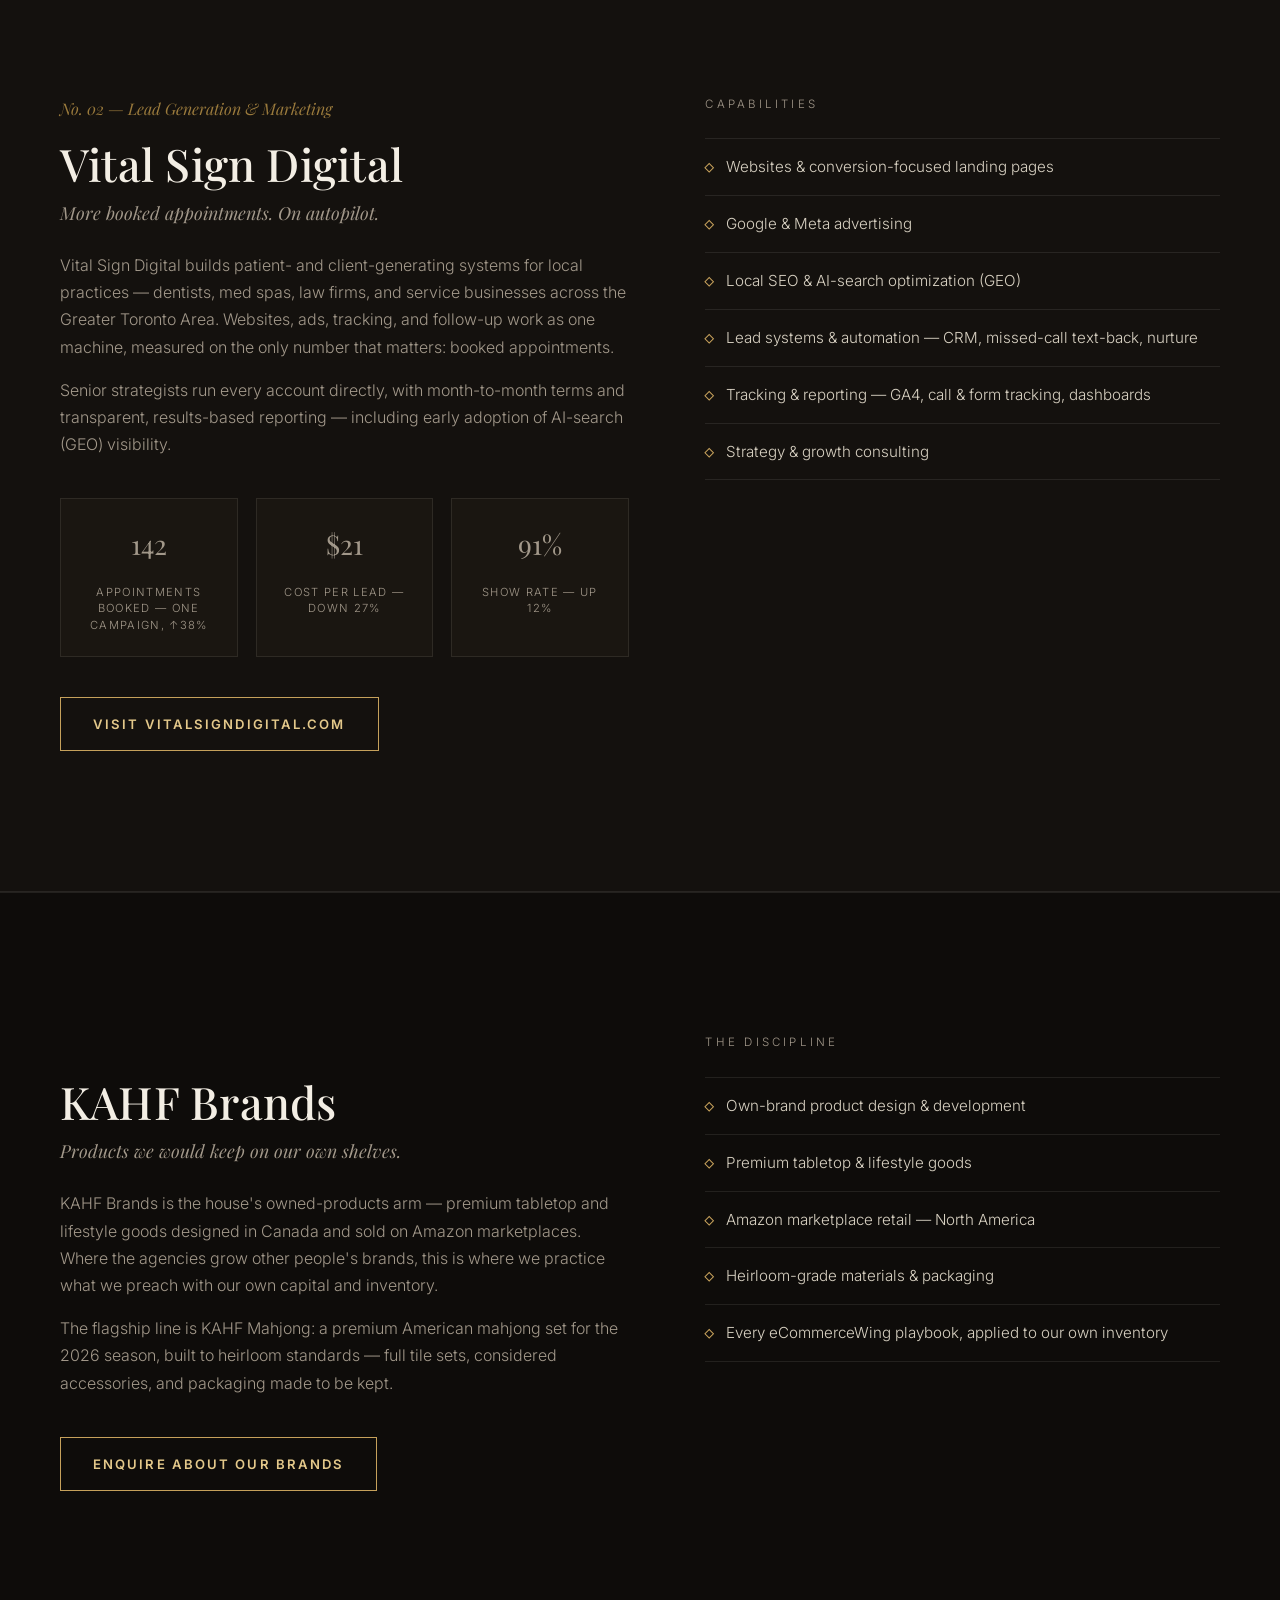
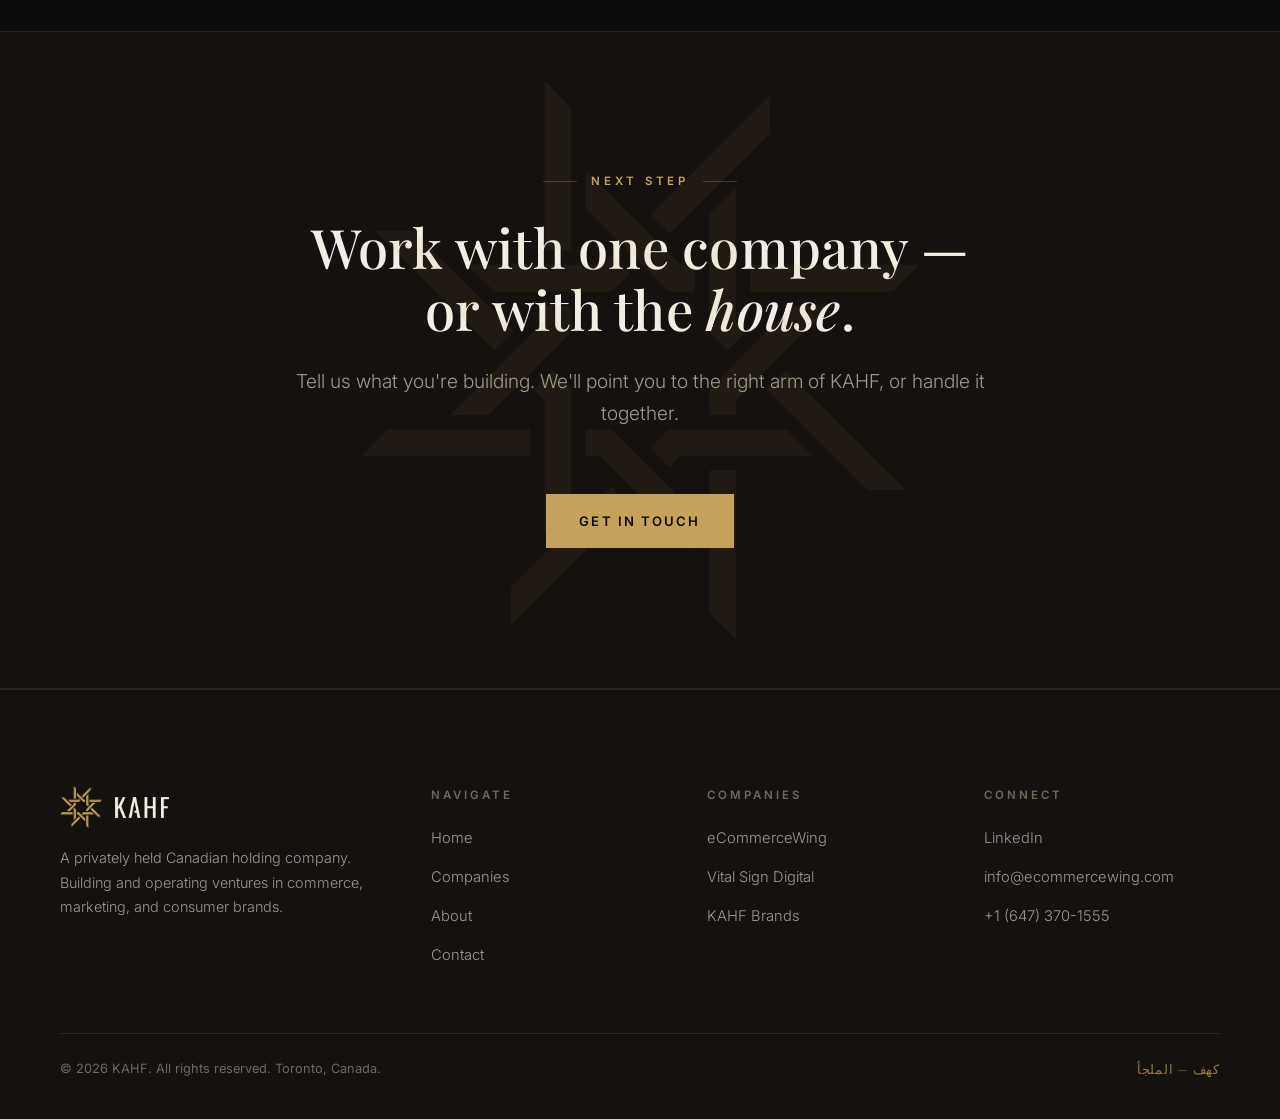
<file: companies.html>
<!DOCTYPE html>
<html lang="en">
<head>
  <meta charset="UTF-8">
  <meta name="viewport" content="width=device-width, initial-scale=1.0">
  <title>Companies — KAHF | eCommerceWing · Vital Sign Digital · KAHF Brands</title>
  <meta name="description" content="The KAHF portfolio: eCommerceWing (Amazon growth agency), Vital Sign Digital (lead generation & marketing), and KAHF Brands (consumer products).">
  <link rel="icon" type="image/png" href="images/favicon.png">
  <link rel="apple-touch-icon" href="images/apple-touch-icon.png">
  <link rel="preconnect" href="https://fonts.googleapis.com">
  <link rel="preconnect" href="https://fonts.gstatic.com" crossorigin>
  <link href="https://fonts.googleapis.com/css2?family=Inter:wght@300;400;500;600&family=Playfair+Display:ital,wght@0,400;0,500;0,600;1,400;1,500&display=swap" rel="stylesheet">
  <link rel="stylesheet" href="css/style.css?v=20261001">
</head>
<body>
  <a class="skip-link" href="#main">Skip to main content</a>


  <header class="site-header">
    <div class="container">
      <nav class="nav" aria-label="Primary">
        <a class="brand" href="index.html" aria-label="KAHF — home">
          <img class="brand__mark" src="images/kahf-mark-gold.png" alt="" aria-hidden="true">
          <img class="brand__word" src="images/kahf-word-ivory.png" alt="" aria-hidden="true">
        </a>
        <button class="nav__toggle" aria-expanded="false" aria-controls="nav-links" aria-label="Toggle navigation">
          <svg width="20" height="20" viewBox="0 0 20 20" fill="none" stroke="currentColor" stroke-width="1.6" aria-hidden="true">
            <path d="M2 5h16M2 10h16M2 15h16"/>
          </svg>
        </button>
        <ul class="nav__links" id="nav-links">
          <li><a href="index.html">Home</a></li>
          <li><a href="companies.html" aria-current="page">Companies</a></li>
          <li><a href="about.html">About</a></li>
          <li><a href="contact.html">Contact</a></li>
          <li><a class="btn btn--solid" href="contact.html"><span>Get in Touch</span></a></li>
        </ul>
      </nav>
    </div>
  </header>

  <main id="main">

    <section class="page-hero">
      <img class="page-hero__star" src="images/kahf-mark-gold.png" alt="" aria-hidden="true">
      <div class="container">
        <p class="eyebrow reveal">The Portfolio</p>
        <h1 class="reveal" style="--reveal-delay:.08s">Companies we build, operate,<br>and <em>hold</em>.</h1>
        <p class="lead reveal" style="--reveal-delay:.16s">Three operating arms — each founded inside the house, each run with its own team and its own P&amp;L, all held to one standard.</p>
      </div>
    </section>

    <!-- eCommerceWing -->
    <section class="venture" id="ecommercewing">
      <div class="container">
        <div class="venture__grid">
          <div>
            <span class="venture__num reveal">No. 01 — Marketplace Services</span>
            <h2 class="reveal" style="--reveal-delay:.06s">eCommerceWing</h2>
            <p class="venture__tagline reveal" style="--reveal-delay:.1s">Grow your Amazon business.</p>
            <div class="reveal" style="--reveal-delay:.14s">
              <p>eCommerceWing is a full-service Amazon growth agency serving brands across Canada and the United States. From first product hunt to profit maximization, the team manages the entire seller journey — the operational backbone that most brands never see, done for them.</p>
              <p>It is where KAHF began: hands on the platform every day, accountable for real client revenue.</p>
            </div>
            <div class="venture__results reveal" style="--reveal-delay:.2s">
              <div class="result">
                <p class="result__value">600%</p>
                <p class="result__label">Growth — HomePerk, Top-100 BSR</p>
              </div>
              <div class="result">
                <p class="result__value">20×</p>
                <p class="result__label">Increase — RAMMY, #1 Ranked</p>
              </div>
              <div class="result">
                <p class="result__value">100%</p>
                <p class="result__label">ROI in One Month — Lasticz</p>
              </div>
            </div>
            <div class="venture__actions reveal" style="--reveal-delay:.26s">
              <a class="btn" href="https://www.ecommercewing.com" target="_blank" rel="noopener"><span>Visit ecommercewing.com</span></a>
            </div>
          </div>
          <div class="reveal" style="--reveal-delay:.14s">
            <p class="aside-label">Capabilities</p>
            <ul class="service-list">
              <li>Full Amazon account management &amp; product launches</li>
              <li>Listing optimization &amp; marketplace SEO</li>
              <li>PPC &amp; sponsored-ads management</li>
              <li>Account suspension appeals &amp; reinstatement</li>
              <li>Trademark &amp; Brand Registry assistance</li>
              <li>3PL prep &amp; fulfillment — Canada and USA</li>
              <li>Seller education &amp; one-on-one consulting</li>
            </ul>
          </div>
        </div>
      </div>
    </section>

    <!-- Vital Sign Digital -->
    <section class="venture section--tint" id="vitalsign">
      <div class="container">
        <div class="venture__grid">
          <div>
            <span class="venture__num reveal">No. 02 — Lead Generation &amp; Marketing</span>
            <h2 class="reveal" style="--reveal-delay:.06s">Vital Sign Digital</h2>
            <p class="venture__tagline reveal" style="--reveal-delay:.1s">More booked appointments. On autopilot.</p>
            <div class="reveal" style="--reveal-delay:.14s">
              <p>Vital Sign Digital builds patient- and client-generating systems for local practices — dentists, med spas, law firms, and service businesses across the Greater Toronto Area. Websites, ads, tracking, and follow-up work as one machine, measured on the only number that matters: booked appointments.</p>
              <p>Senior strategists run every account directly, with month-to-month terms and transparent, results-based reporting — including early adoption of AI-search (GEO) visibility.</p>
            </div>
            <div class="venture__results reveal" style="--reveal-delay:.2s">
              <div class="result">
                <p class="result__value">142</p>
                <p class="result__label">Appointments Booked — One Campaign, ↑38%</p>
              </div>
              <div class="result">
                <p class="result__value">$21</p>
                <p class="result__label">Cost Per Lead — Down 27%</p>
              </div>
              <div class="result">
                <p class="result__value">91%</p>
                <p class="result__label">Show Rate — Up 12%</p>
              </div>
            </div>
            <div class="venture__actions reveal" style="--reveal-delay:.26s">
              <a class="btn" href="https://www.vitalsigndigital.com" target="_blank" rel="noopener"><span>Visit vitalsigndigital.com</span></a>
            </div>
          </div>
          <div class="reveal" style="--reveal-delay:.14s">
            <p class="aside-label">Capabilities</p>
            <ul class="service-list">
              <li>Websites &amp; conversion-focused landing pages</li>
              <li>Google &amp; Meta advertising</li>
              <li>Local SEO &amp; AI-search optimization (GEO)</li>
              <li>Lead systems &amp; automation — CRM, missed-call text-back, nurture</li>
              <li>Tracking &amp; reporting — GA4, call &amp; form tracking, dashboards</li>
              <li>Strategy &amp; growth consulting</li>
            </ul>
          </div>
        </div>
      </div>
    </section>

    <!-- KAHF Brands -->
    <section class="venture" id="brands">
      <div class="container">
        <div class="venture__grid">
          <div>
            <span class="venture__num reveal">No. 03 — Consumer Products</span>
            <h2 class="reveal" style="--reveal-delay:.06s">KAHF Brands</h2>
            <p class="venture__tagline reveal" style="--reveal-delay:.1s">Products we would keep on our own shelves.</p>
            <div class="reveal" style="--reveal-delay:.14s">
              <p>KAHF Brands is the house's owned-products arm — premium tabletop and lifestyle goods designed in Canada and sold on Amazon marketplaces. Where the agencies grow other people's brands, this is where we practice what we preach with our own capital and inventory.</p>
              <p>The flagship line is KAHF Mahjong: a premium American mahjong set for the 2026 season, built to heirloom standards — full tile sets, considered accessories, and packaging made to be kept.</p>
            </div>
            <div class="venture__actions reveal" style="--reveal-delay:.2s">
              <a class="btn" href="contact.html"><span>Enquire About Our Brands</span></a>
            </div>
          </div>
          <div class="reveal" style="--reveal-delay:.14s">
            <p class="aside-label">The Discipline</p>
            <ul class="service-list">
              <li>Own-brand product design &amp; development</li>
              <li>Premium tabletop &amp; lifestyle goods</li>
              <li>Amazon marketplace retail — North America</li>
              <li>Heirloom-grade materials &amp; packaging</li>
              <li>Every eCommerceWing playbook, applied to our own inventory</li>
            </ul>
          </div>
        </div>
      </div>
    </section>

    <!-- CTA -->
    <section class="cta-band section--tint">
      <img class="cta-band__star" src="images/kahf-mark-gold.png" alt="" aria-hidden="true">
      <div class="container">
        <p class="eyebrow eyebrow--center reveal">Next Step</p>
        <h2 class="reveal" style="--reveal-delay:.08s">Work with one company — or with the <em>house</em>.</h2>
        <p class="lead reveal" style="--reveal-delay:.16s">Tell us what you're building. We'll point you to the right arm of KAHF, or handle it together.</p>
        <a class="btn btn--solid reveal" style="--reveal-delay:.24s" href="contact.html"><span>Get in Touch</span></a>
      </div>
    </section>
  </main>

  <footer class="site-footer">
    <div class="container">
      <div class="footer-grid">
        <div class="footer-brand">
          <a class="brand" href="index.html" aria-label="KAHF — home">
            <img class="brand__mark" src="images/kahf-mark-gold.png" alt="" aria-hidden="true">
            <img class="brand__word" src="images/kahf-word-ivory.png" alt="" aria-hidden="true">
          </a>
          <p>A privately held Canadian holding company. Building and operating ventures in commerce, marketing, and consumer brands.</p>
        </div>
        <div class="footer-col">
          <h4>Navigate</h4>
          <ul>
            <li><a href="index.html">Home</a></li>
            <li><a href="companies.html">Companies</a></li>
            <li><a href="about.html">About</a></li>
            <li><a href="contact.html">Contact</a></li>
          </ul>
        </div>
        <div class="footer-col">
          <h4>Companies</h4>
          <ul>
            <li><a href="https://www.ecommercewing.com" target="_blank" rel="noopener">eCommerceWing</a></li>
            <li><a href="https://www.vitalsigndigital.com" target="_blank" rel="noopener">Vital Sign Digital</a></li>
            <li><a href="companies.html#brands">KAHF Brands</a></li>
          </ul>
        </div>
        <div class="footer-col">
          <h4>Connect</h4>
          <ul>
            <li><a href="https://ca.linkedin.com/in/asfandyarkhanz" target="_blank" rel="noopener">LinkedIn</a></li>
            <li><a href="mailto:info@ecommercewing.com">info@ecommercewing.com</a></li>
            <li><a href="tel:+16473701555">+1 (647) 370-1555</a></li>
          </ul>
        </div>
      </div>
      <div class="footer-bottom">
        <p>© <span id="year">2026</span> KAHF. All rights reserved. Toronto, Canada.</p>
        <p class="ar" lang="ar" dir="rtl">كهف — الملجأ</p>
      </div>
    </div>
  </footer>

  <script src="js/main.js"></script>
</body>
</html>
</file>
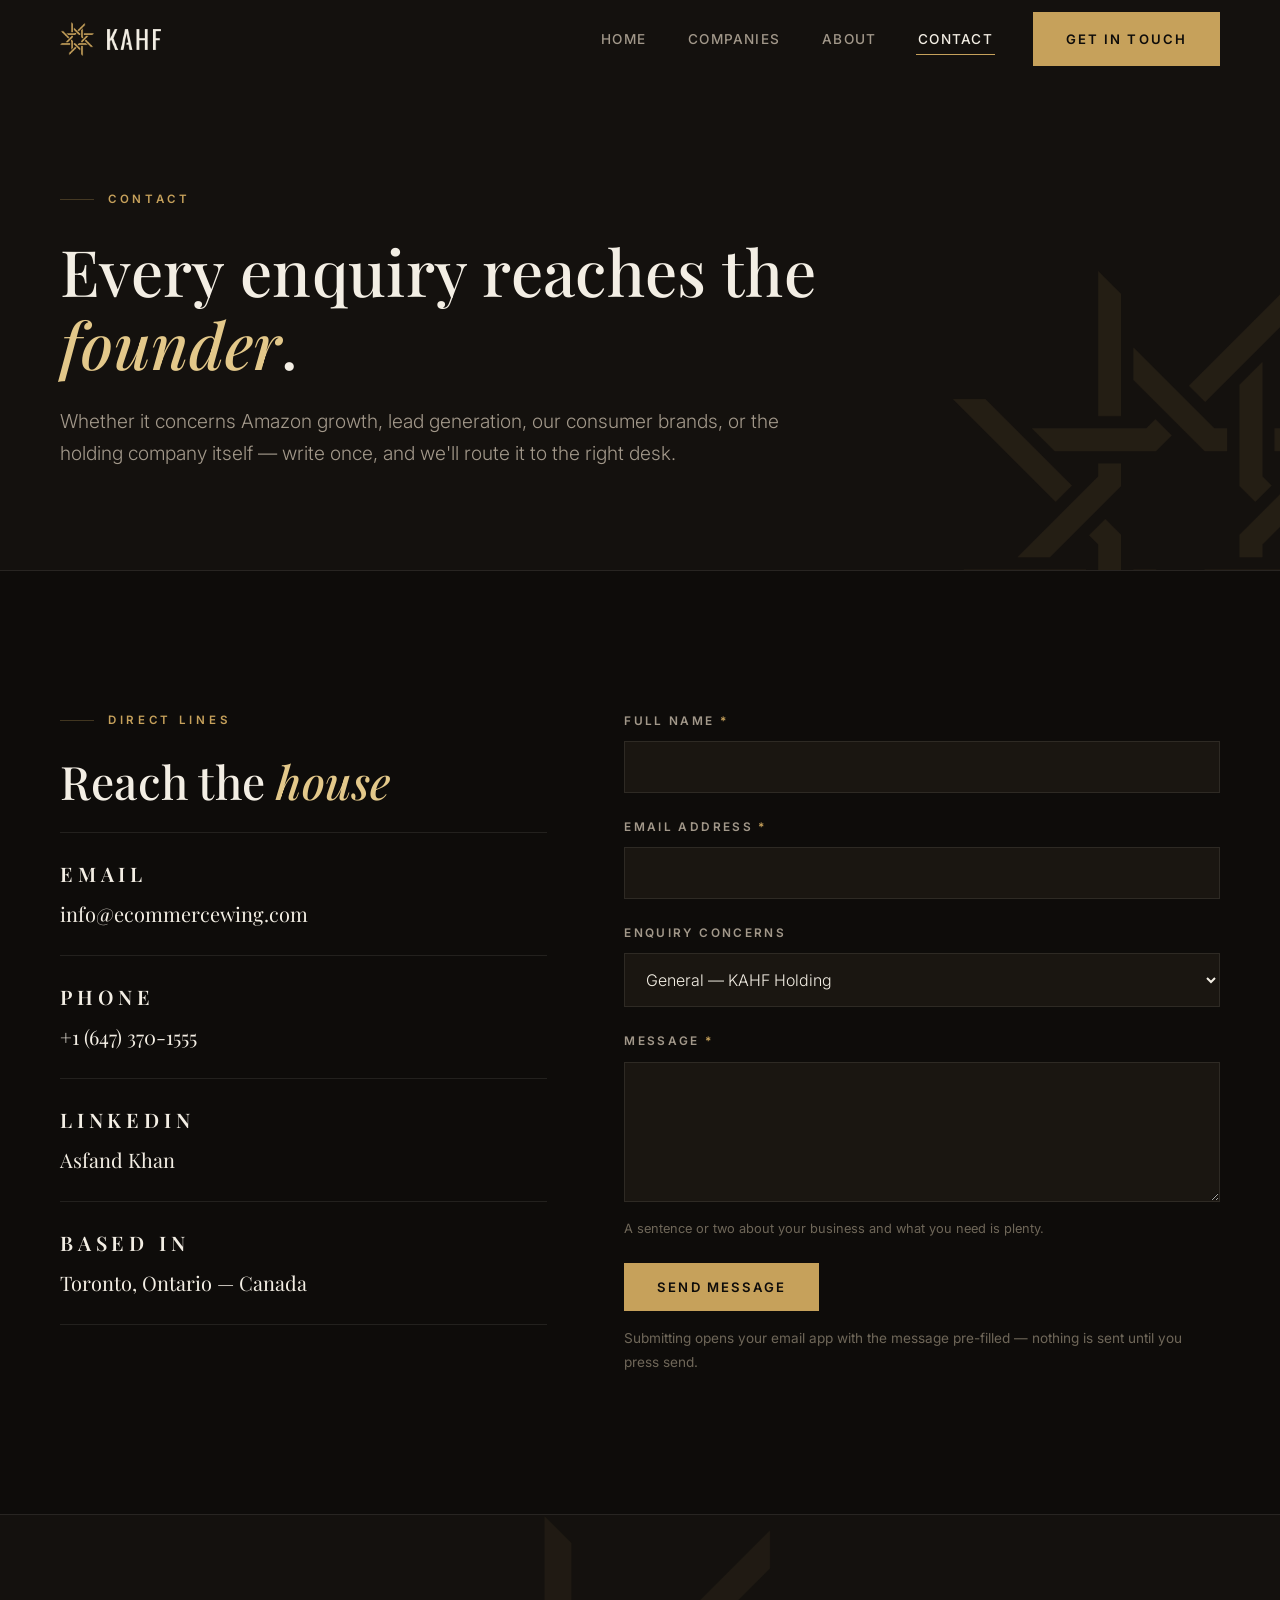
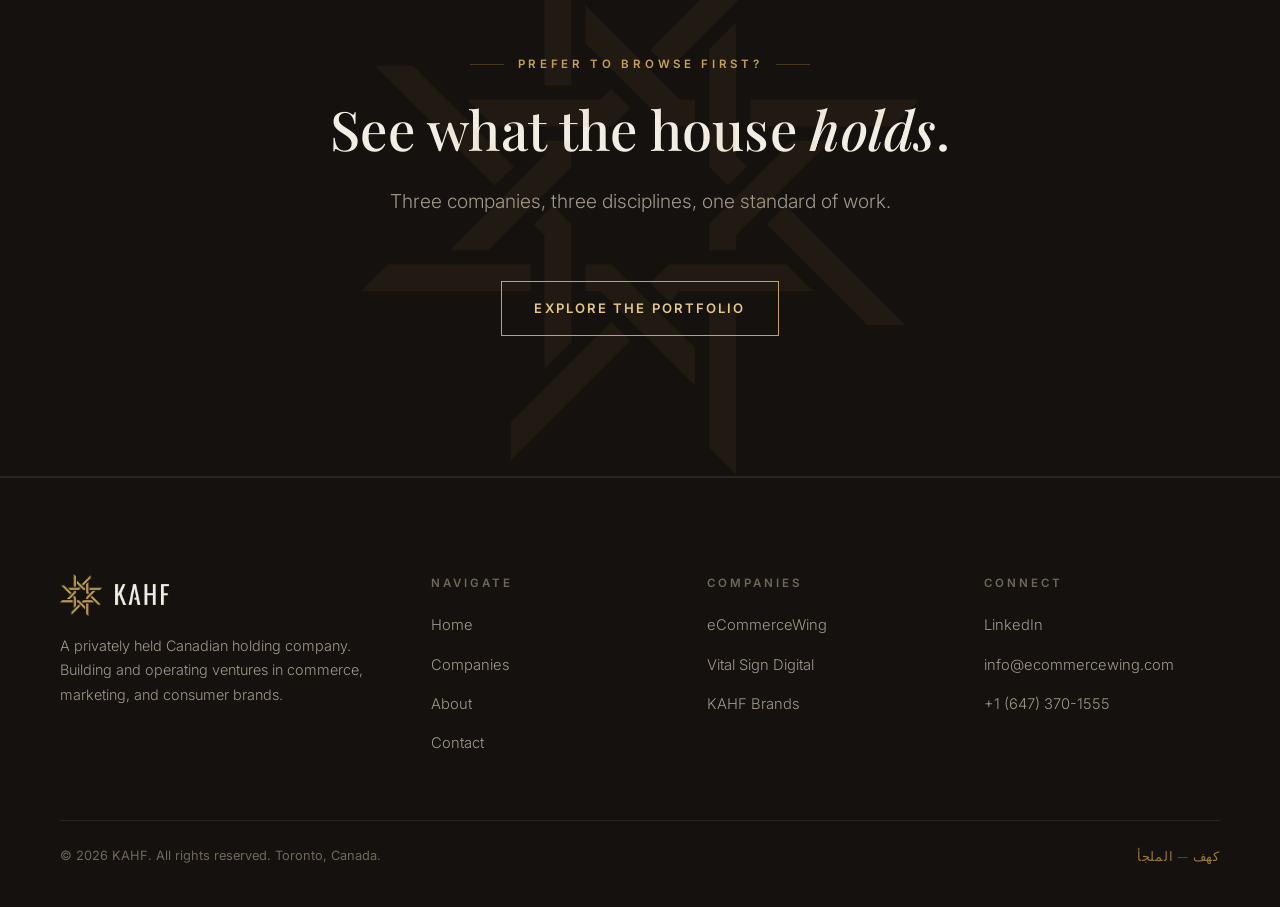
<file: contact.html>
<!DOCTYPE html>
<html lang="en">
<head>
  <meta charset="UTF-8">
  <meta name="viewport" content="width=device-width, initial-scale=1.0">
  <title>Contact — KAHF | Toronto, Canada</title>
  <meta name="description" content="Contact KAHF — the Canadian holding company of Asfand Khan. Enquiries for eCommerceWing, Vital Sign Digital, and KAHF Brands.">
  <link rel="icon" type="image/png" href="images/favicon.png">
  <link rel="apple-touch-icon" href="images/apple-touch-icon.png">
  <link rel="preconnect" href="https://fonts.googleapis.com">
  <link rel="preconnect" href="https://fonts.gstatic.com" crossorigin>
  <link href="https://fonts.googleapis.com/css2?family=Inter:wght@300;400;500;600&family=Playfair+Display:ital,wght@0,400;0,500;0,600;1,400;1,500&display=swap" rel="stylesheet">
  <link rel="stylesheet" href="css/style.css?v=20261001">
</head>
<body>
  <a class="skip-link" href="#main">Skip to main content</a>


  <header class="site-header">
    <div class="container">
      <nav class="nav" aria-label="Primary">
        <a class="brand" href="index.html" aria-label="KAHF — home">
          <img class="brand__mark" src="images/kahf-mark-gold.png" alt="" aria-hidden="true">
          <img class="brand__word" src="images/kahf-word-ivory.png" alt="" aria-hidden="true">
        </a>
        <button class="nav__toggle" aria-expanded="false" aria-controls="nav-links" aria-label="Toggle navigation">
          <svg width="20" height="20" viewBox="0 0 20 20" fill="none" stroke="currentColor" stroke-width="1.6" aria-hidden="true">
            <path d="M2 5h16M2 10h16M2 15h16"/>
          </svg>
        </button>
        <ul class="nav__links" id="nav-links">
          <li><a href="index.html">Home</a></li>
          <li><a href="companies.html">Companies</a></li>
          <li><a href="about.html">About</a></li>
          <li><a href="contact.html" aria-current="page">Contact</a></li>
          <li><a class="btn btn--solid" href="contact.html"><span>Get in Touch</span></a></li>
        </ul>
      </nav>
    </div>
  </header>

  <main id="main">

    <section class="page-hero">
      <img class="page-hero__star" src="images/kahf-mark-gold.png" alt="" aria-hidden="true">
      <div class="container">
        <p class="eyebrow reveal">Contact</p>
        <h1 class="reveal" style="--reveal-delay:.08s">Every enquiry reaches the <em>founder</em>.</h1>
        <p class="lead reveal" style="--reveal-delay:.16s">Whether it concerns Amazon growth, lead generation, our consumer brands, or the holding company itself — write once, and we'll route it to the right desk.</p>
      </div>
    </section>

    <section class="section">
      <div class="container">
        <div class="contact-grid">
          <div>
            <p class="eyebrow reveal">Direct Lines</p>
            <h2 class="section-title reveal" style="--reveal-delay:.08s">Reach the <em>house</em></h2>
            <div class="reveal" style="--reveal-delay:.16s">
              <div class="contact-item">
                <p class="contact-item__label">Email</p>
                <a href="mailto:info@ecommercewing.com">info@ecommercewing.com</a>
              </div>
              <div class="contact-item">
                <p class="contact-item__label">Phone</p>
                <a href="tel:+16473701555">+1 (647) 370-1555</a>
              </div>
              <div class="contact-item">
                <p class="contact-item__label">LinkedIn</p>
                <a href="https://ca.linkedin.com/in/asfandyarkhanz" target="_blank" rel="noopener">Asfand Khan</a>
              </div>
              <div class="contact-item">
                <p class="contact-item__label">Based In</p>
                <p>Toronto, Ontario — Canada</p>
              </div>
            </div>
          </div>
          <div class="reveal" style="--reveal-delay:.2s">
            <form id="contact-form" novalidate>
              <div class="form-field">
                <label for="cf-name">Full Name <span class="req" aria-hidden="true">*</span></label>
                <input type="text" id="cf-name" name="name" autocomplete="name" required>
              </div>
              <div class="form-field">
                <label for="cf-email">Email Address <span class="req" aria-hidden="true">*</span></label>
                <input type="email" id="cf-email" name="email" autocomplete="email" required>
              </div>
              <div class="form-field">
                <label for="cf-topic">Enquiry Concerns</label>
                <select id="cf-topic" name="topic">
                  <option>General — KAHF Holding</option>
                  <option>eCommerceWing — Amazon Services</option>
                  <option>Vital Sign Digital — Lead Generation</option>
                  <option>KAHF Brands — Consumer Products</option>
                  <option>Partnership or Acquisition</option>
                </select>
              </div>
              <div class="form-field">
                <label for="cf-message">Message <span class="req" aria-hidden="true">*</span></label>
                <textarea id="cf-message" name="message" required></textarea>
                <p class="hint">A sentence or two about your business and what you need is plenty.</p>
              </div>
              <button type="submit" class="btn btn--solid"><span>Send Message</span></button>
              <p class="form-note" id="form-status" aria-live="polite">Submitting opens your email app with the message pre-filled — nothing is sent until you press send.</p>
            </form>
          </div>
        </div>
      </div>
    </section>

    <!-- CTA -->
    <section class="cta-band section--tint">
      <img class="cta-band__star" src="images/kahf-mark-gold.png" alt="" aria-hidden="true">
      <div class="container">
        <p class="eyebrow eyebrow--center reveal">Prefer to Browse First?</p>
        <h2 class="reveal" style="--reveal-delay:.08s">See what the house <em>holds</em>.</h2>
        <p class="lead reveal" style="--reveal-delay:.16s">Three companies, three disciplines, one standard of work.</p>
        <a class="btn reveal" style="--reveal-delay:.24s" href="companies.html"><span>Explore the Portfolio</span></a>
      </div>
    </section>
  </main>

  <footer class="site-footer">
    <div class="container">
      <div class="footer-grid">
        <div class="footer-brand">
          <a class="brand" href="index.html" aria-label="KAHF — home">
            <img class="brand__mark" src="images/kahf-mark-gold.png" alt="" aria-hidden="true">
            <img class="brand__word" src="images/kahf-word-ivory.png" alt="" aria-hidden="true">
          </a>
          <p>A privately held Canadian holding company. Building and operating ventures in commerce, marketing, and consumer brands.</p>
        </div>
        <div class="footer-col">
          <h4>Navigate</h4>
          <ul>
            <li><a href="index.html">Home</a></li>
            <li><a href="companies.html">Companies</a></li>
            <li><a href="about.html">About</a></li>
            <li><a href="contact.html">Contact</a></li>
          </ul>
        </div>
        <div class="footer-col">
          <h4>Companies</h4>
          <ul>
            <li><a href="https://www.ecommercewing.com" target="_blank" rel="noopener">eCommerceWing</a></li>
            <li><a href="https://www.vitalsigndigital.com" target="_blank" rel="noopener">Vital Sign Digital</a></li>
            <li><a href="companies.html#brands">KAHF Brands</a></li>
          </ul>
        </div>
        <div class="footer-col">
          <h4>Connect</h4>
          <ul>
            <li><a href="https://ca.linkedin.com/in/asfandyarkhanz" target="_blank" rel="noopener">LinkedIn</a></li>
            <li><a href="mailto:info@ecommercewing.com">info@ecommercewing.com</a></li>
            <li><a href="tel:+16473701555">+1 (647) 370-1555</a></li>
          </ul>
        </div>
      </div>
      <div class="footer-bottom">
        <p>© <span id="year">2026</span> KAHF. All rights reserved. Toronto, Canada.</p>
        <p class="ar" lang="ar" dir="rtl">كهف — الملجأ</p>
      </div>
    </div>
  </footer>

  <script src="js/main.js"></script>
</body>
</html>
</file>
<file: css/style.css>
/* ============================================================
   KAHF — Holding Company
   Dark & prestigious · Playfair Display + Inter
   ============================================================ */

:root {
  --bg: #0e0c0a;
  --bg-2: #14110e;
  --surface: #1a1611;
  --surface-2: #201b15;
  --ivory: #f3eee4;
  --ivory-dim: #d8d1c2;
  --muted: #a2988a;
  --faint: #6f6759;
  --gold: #c6a15b;
  --gold-bright: #e3c88a;
  --gold-deep: #9a7a3c;
  --line: rgba(243, 238, 228, 0.09);
  --line-gold: rgba(198, 161, 91, 0.28);
  --serif: "Playfair Display", Georgia, serif;
  --sans: "Inter", -apple-system, BlinkMacSystemFont, "Segoe UI", sans-serif;
  --ease: cubic-bezier(0.16, 1, 0.3, 1);
  --space-1: 8px;
  --space-2: 16px;
  --space-3: 24px;
  --space-4: 40px;
  --space-5: 64px;
  --space-6: 96px;
  --space-7: 140px;
}

*,
*::before,
*::after {
  margin: 0;
  padding: 0;
  box-sizing: border-box;
}

html {
  scroll-behavior: smooth;
}

body {
  background: var(--bg);
  color: var(--ivory-dim);
  font-family: var(--sans);
  font-size: 1rem;
  line-height: 1.7;
  font-weight: 400;
  -webkit-font-smoothing: antialiased;
  overflow-x: hidden;
}

::selection {
  background: var(--gold);
  color: var(--bg);
}

img {
  max-width: 100%;
  display: block;
}

a {
  color: var(--gold-bright);
  text-decoration: none;
  transition: color 0.25s var(--ease);
}

a:hover {
  color: var(--ivory);
}

:focus-visible {
  outline: 2px solid var(--gold);
  outline-offset: 3px;
  border-radius: 2px;
}

.skip-link {
  position: absolute;
  left: -9999px;
  top: 0;
  background: var(--gold);
  color: var(--bg);
  padding: 10px 18px;
  z-index: 300;
  font-weight: 600;
}

.skip-link:focus {
  left: 12px;
  top: 12px;
}

.container {
  width: min(1160px, calc(100% - 48px));
  margin-inline: auto;
}

.container--narrow {
  width: min(820px, calc(100% - 48px));
  margin-inline: auto;
}

/* ---------- Typography ---------- */

h1, h2, h3, .display {
  font-family: var(--serif);
  color: var(--ivory);
  font-weight: 500;
  line-height: 1.15;
  letter-spacing: 0.005em;
}

.eyebrow {
  font-family: var(--sans);
  font-size: 0.72rem;
  font-weight: 600;
  letter-spacing: 0.32em;
  text-transform: uppercase;
  color: var(--gold);
  display: flex;
  align-items: center;
  gap: 14px;
  margin-bottom: var(--space-3);
}

.eyebrow::before {
  content: "";
  width: 34px;
  height: 1px;
  background: var(--line-gold);
  flex: none;
}

.eyebrow--center {
  justify-content: center;
}

.eyebrow--center::after {
  content: "";
  width: 34px;
  height: 1px;
  background: var(--line-gold);
  flex: none;
}

.section-title {
  font-size: clamp(1.9rem, 3.6vw, 2.9rem);
  margin-bottom: var(--space-3);
}

.section-title em {
  font-style: italic;
  color: var(--gold-bright);
}

.lead {
  font-size: clamp(1.05rem, 1.5vw, 1.2rem);
  font-weight: 300;
  color: var(--muted);
  max-width: 62ch;
}

/* ---------- Header ---------- */

.site-header {
  position: fixed;
  inset: 0 0 auto 0;
  z-index: 100;
  transition: background 0.4s var(--ease), border-color 0.4s var(--ease);
  border-bottom: 1px solid transparent;
}

.site-header.is-scrolled {
  background: rgba(14, 12, 10, 0.86);
  -webkit-backdrop-filter: blur(14px);
  backdrop-filter: blur(14px);
  border-bottom-color: var(--line);
}

.nav {
  display: flex;
  align-items: center;
  justify-content: space-between;
  height: 78px;
}

.brand {
  display: flex;
  align-items: center;
  gap: 13px;
  color: var(--ivory);
}

.brand:hover {
  color: var(--ivory);
}

.brand__mark {
  width: 34px;
  height: 34px;
  color: var(--gold);
  transition: transform 0.6s var(--ease);
}

.brand:hover .brand__mark {
  transform: rotate(45deg);
}

.brand__word {
  height: 21px;
  width: auto;
  display: block;
}

.nav__links {
  display: flex;
  align-items: center;
  gap: clamp(18px, 3vw, 38px);
  list-style: none;
}

.nav__links a:not(.btn) {
  font-size: 0.85rem;
  font-weight: 500;
  letter-spacing: 0.09em;
  text-transform: uppercase;
  color: var(--muted);
  padding: 8px 2px;
  position: relative;
}

.nav__links a:not(.btn)::after {
  content: "";
  position: absolute;
  left: 0;
  bottom: 0;
  width: 100%;
  height: 1px;
  background: var(--gold);
  transform: scaleX(0);
  transform-origin: right;
  transition: transform 0.35s var(--ease);
}

.nav__links a:not(.btn):hover,
.nav__links a[aria-current="page"]:not(.btn) {
  color: var(--ivory);
}

.nav__links a:not(.btn):hover::after,
.nav__links a[aria-current="page"]:not(.btn)::after {
  transform: scaleX(1);
  transform-origin: left;
}

.nav__toggle {
  display: none;
  background: none;
  border: 1px solid var(--line);
  border-radius: 4px;
  width: 44px;
  height: 44px;
  cursor: pointer;
  color: var(--ivory);
  align-items: center;
  justify-content: center;
}

/* ---------- Buttons ---------- */

.btn {
  display: inline-flex;
  align-items: center;
  justify-content: center;
  gap: 10px;
  font-family: var(--sans);
  font-size: 0.82rem;
  font-weight: 600;
  letter-spacing: 0.16em;
  text-transform: uppercase;
  padding: 15px 32px;
  border: 1px solid var(--gold);
  color: var(--gold-bright);
  background: transparent;
  cursor: pointer;
  transition: all 0.35s var(--ease);
  position: relative;
  overflow: hidden;
}

.btn::before {
  content: "";
  position: absolute;
  inset: 0;
  background: var(--gold);
  transform: scaleY(0);
  transform-origin: bottom;
  transition: transform 0.35s var(--ease);
  z-index: 0;
}

.btn span,
.btn svg {
  position: relative;
  z-index: 1;
}

.btn:hover {
  color: var(--bg);
}

.btn:hover::before {
  transform: scaleY(1);
}

.btn--solid {
  background: var(--gold);
  color: var(--bg);
}

.btn--solid::before {
  background: var(--gold-bright);
}

.btn--solid:hover {
  color: var(--bg);
  border-color: var(--gold-bright);
}

.btn--ghost {
  border-color: var(--line);
  color: var(--ivory-dim);
}

.btn--ghost:hover {
  border-color: var(--gold);
}

.text-link {
  display: inline-flex;
  align-items: center;
  gap: 9px;
  font-size: 0.83rem;
  font-weight: 600;
  letter-spacing: 0.14em;
  text-transform: uppercase;
  color: var(--gold-bright);
}

.text-link svg {
  transition: transform 0.3s var(--ease);
}

.text-link:hover svg {
  transform: translateX(5px);
}

/* ---------- Hero ---------- */

.hero {
  min-height: 100svh;
  display: flex;
  flex-direction: column;
  justify-content: center;
  position: relative;
  padding: 140px 0 90px;
  isolation: isolate;
  overflow: hidden;
}

.hero__glow {
  position: absolute;
  z-index: -1;
  width: 900px;
  height: 900px;
  top: 50%;
  left: 50%;
  transform: translate(-50%, -50%);
  background: radial-gradient(circle, rgba(198, 161, 91, 0.10) 0%, rgba(198, 161, 91, 0.03) 38%, transparent 66%);
  pointer-events: none;
}

.hero__star {
  position: absolute;
  z-index: -1;
  right: -170px;
  top: 50%;
  transform: translateY(-50%);
  width: clamp(420px, 44vw, 700px);
  height: clamp(420px, 44vw, 700px);
  opacity: 0.12;
  animation: star-drift 34s linear infinite;
  pointer-events: none;
}

@keyframes star-drift {
  from { transform: translateY(-50%) rotate(0deg); }
  to   { transform: translateY(-50%) rotate(360deg); }
}

.hero__content {
  max-width: 780px;
}

.hero h1 {
  font-size: clamp(2.7rem, 6.2vw, 4.7rem);
  font-weight: 500;
  margin-bottom: var(--space-4);
}

.hero h1 em {
  font-style: italic;
  color: var(--gold-bright);
}

.hero .lead {
  margin-bottom: var(--space-5);
}

.hero__actions {
  display: flex;
  flex-wrap: wrap;
  gap: 18px;
}

.hero__scroll {
  position: absolute;
  bottom: 34px;
  left: 50%;
  transform: translateX(-50%);
  color: var(--faint);
  font-size: 0.68rem;
  letter-spacing: 0.3em;
  text-transform: uppercase;
  display: flex;
  flex-direction: column;
  align-items: center;
  gap: 10px;
}

.hero__scroll::after {
  content: "";
  width: 1px;
  height: 44px;
  background: linear-gradient(to bottom, var(--gold), transparent);
  animation: scroll-pulse 2.2s var(--ease) infinite;
}

@keyframes scroll-pulse {
  0%, 100% { opacity: 0.25; }
  50% { opacity: 1; }
}

/* ---------- Sections ---------- */

.section {
  padding: var(--space-7) 0;
  position: relative;
}

.section--tint {
  background: var(--bg-2);
  border-top: 1px solid var(--line);
  border-bottom: 1px solid var(--line);
}

.section-head {
  max-width: 720px;
  margin-bottom: var(--space-6);
}

.section-head--center {
  margin-inline: auto;
  text-align: center;
}

.section-head--center .lead {
  margin-inline: auto;
}

/* ---------- Meaning / name section ---------- */

.meaning {
  display: grid;
  grid-template-columns: minmax(0, 0.9fr) minmax(0, 1.1fr);
  gap: clamp(40px, 7vw, 110px);
  align-items: center;
}

.meaning__mark {
  display: grid;
  place-items: center;
}

.meaning__mark img {
  width: min(320px, 70vw);
  height: auto;
  filter: drop-shadow(0 0 44px rgba(198, 161, 91, 0.22));
}

.meaning__arabic {
  font-family: var(--serif);
  font-size: 1.5rem;
  color: var(--gold-bright);
  margin-top: var(--space-3);
  letter-spacing: 0.08em;
}

.meaning h2 {
  font-size: clamp(1.8rem, 3.2vw, 2.6rem);
  margin-bottom: var(--space-3);
}

.meaning p + p {
  margin-top: var(--space-2);
}

.meaning p {
  color: var(--muted);
  font-weight: 300;
}

/* ---------- Portfolio cards ---------- */

.portfolio-grid {
  display: grid;
  grid-template-columns: repeat(3, 1fr);
  gap: 26px;
}

.company-card {
  background: linear-gradient(165deg, var(--surface) 0%, var(--bg-2) 100%);
  border: 1px solid var(--line);
  padding: clamp(30px, 3.4vw, 46px);
  display: flex;
  flex-direction: column;
  gap: 18px;
  position: relative;
  transition: border-color 0.4s var(--ease), transform 0.4s var(--ease);
}

.company-card::before {
  content: "";
  position: absolute;
  top: 0;
  left: 0;
  width: 100%;
  height: 2px;
  background: linear-gradient(to right, var(--gold), transparent 70%);
  opacity: 0;
  transition: opacity 0.4s var(--ease);
}

.company-card:hover {
  border-color: var(--line-gold);
  transform: translateY(-6px);
}

.company-card:hover::before {
  opacity: 1;
}

.company-card__num {
  font-family: var(--serif);
  font-style: italic;
  font-size: 0.95rem;
  color: var(--gold-deep);
}

.company-card h3 {
  font-size: 1.45rem;
}

.company-card__tag {
  font-size: 0.7rem;
  font-weight: 600;
  letter-spacing: 0.22em;
  text-transform: uppercase;
  color: var(--gold);
}

.company-card p {
  font-size: 0.94rem;
  font-weight: 300;
  color: var(--muted);
  flex: 1;
}

/* ---------- Stats ---------- */

.stats {
  display: grid;
  grid-template-columns: repeat(4, 1fr);
  border-top: 1px solid var(--line);
  border-left: 1px solid var(--line);
}

.stat {
  border-right: 1px solid var(--line);
  border-bottom: 1px solid var(--line);
  padding: clamp(28px, 3.5vw, 52px) clamp(20px, 2.5vw, 40px);
  text-align: center;
}

.stat__value {
  font-family: var(--serif);
  font-size: clamp(2.2rem, 4vw, 3.4rem);
  color: var(--ivory);
  line-height: 1.05;
  font-variant-numeric: tabular-nums;
}

.stat__value .accent {
  color: var(--gold-bright);
}

.stat__label {
  margin-top: 12px;
  font-size: 0.76rem;
  letter-spacing: 0.16em;
  text-transform: uppercase;
  color: var(--faint);
  font-weight: 500;
}

/* ---------- Principles ---------- */

.principles {
  display: grid;
  grid-template-columns: repeat(4, 1fr);
  gap: 26px;
}

.principle {
  padding-top: var(--space-3);
  border-top: 1px solid var(--line-gold);
}

.principle__num {
  font-family: var(--serif);
  font-style: italic;
  color: var(--gold-deep);
  font-size: 0.95rem;
  display: block;
  margin-bottom: 14px;
}

.principle h3 {
  font-size: 1.2rem;
  margin-bottom: 10px;
}

.principle p {
  font-size: 0.92rem;
  font-weight: 300;
  color: var(--muted);
}

/* ---------- Founder teaser ---------- */

.founder-teaser {
  display: grid;
  grid-template-columns: minmax(0, 0.85fr) minmax(0, 1.15fr);
  gap: clamp(40px, 6vw, 90px);
  align-items: center;
}

.founder-figure {
  position: relative;
  aspect-ratio: 4 / 5;
  background:
    linear-gradient(160deg, rgba(198, 161, 91, 0.14), transparent 55%),
    linear-gradient(340deg, rgba(198, 161, 91, 0.08), transparent 45%),
    var(--surface);
  border: 1px solid var(--line-gold);
  display: grid;
  place-items: center;
  position: relative;
  overflow: hidden;
}

.founder-figure::after {
  content: "";
  position: absolute;
  inset: 14px;
  border: 1px solid var(--line);
  pointer-events: none;
}

.founder-figure__initials {
  font-family: var(--serif);
  font-size: clamp(4rem, 9vw, 7rem);
  color: var(--gold);
  font-style: italic;
  opacity: 0.85;
}

.founder-figure img {
  position: absolute;
  inset: 0;
  width: 100%;
  height: 100%;
  object-fit: cover;
}

.founder-figure figcaption {
  position: absolute;
  bottom: 0;
  left: 0;
  right: 0;
  padding: 64px 16px 26px;
  text-align: center;
  font-size: 0.72rem;
  letter-spacing: 0.28em;
  text-transform: uppercase;
  color: var(--ivory-dim);
  background: linear-gradient(to top, rgba(14, 12, 10, 0.85), transparent);
}

.founder-quote {
  font-family: var(--serif);
  font-size: clamp(1.25rem, 2.1vw, 1.7rem);
  font-style: italic;
  color: var(--ivory);
  line-height: 1.5;
  margin: var(--space-4) 0;
  padding-left: 26px;
  border-left: 2px solid var(--gold);
}

/* ---------- CTA band ---------- */

.cta-band {
  text-align: center;
  padding: var(--space-7) 0;
  position: relative;
  overflow: hidden;
}

.cta-band__star {
  position: absolute;
  left: 50%;
  top: 50%;
  transform: translate(-50%, -50%);
  width: 560px;
  height: 560px;
  opacity: 0.07;
  pointer-events: none;
}

.cta-band h2 {
  font-size: clamp(2rem, 4.4vw, 3.4rem);
  max-width: 680px;
  margin: 0 auto var(--space-3);
}

.cta-band .lead {
  margin: 0 auto var(--space-5);
}

/* ---------- Page hero (inner pages) ---------- */

.page-hero {
  padding: 190px 0 100px;
  position: relative;
  overflow: hidden;
  border-bottom: 1px solid var(--line);
  background: var(--bg-2);
}

.page-hero__star {
  position: absolute;
  right: -140px;
  bottom: -180px;
  width: 480px;
  height: 480px;
  opacity: 0.09;
  pointer-events: none;
}

.page-hero h1 {
  font-size: clamp(2.4rem, 5vw, 4rem);
  max-width: 800px;
}

.page-hero h1 em {
  font-style: italic;
  color: var(--gold-bright);
}

.page-hero .lead {
  margin-top: var(--space-3);
}

/* ---------- Company detail (companies page) ---------- */

.venture {
  padding: var(--space-7) 0;
}

.venture + .venture {
  border-top: 1px solid var(--line);
}

.venture__grid {
  display: grid;
  grid-template-columns: minmax(0, 1.05fr) minmax(0, 0.95fr);
  gap: clamp(40px, 6vw, 100px);
}

.venture__num {
  font-family: var(--serif);
  font-style: italic;
  font-size: 1rem;
  color: var(--gold-deep);
  display: block;
  margin-bottom: 16px;
}

.venture h2 {
  font-size: clamp(1.9rem, 3.6vw, 2.8rem);
  margin-bottom: 8px;
}

.venture__tagline {
  font-family: var(--serif);
  font-style: italic;
  color: var(--gold-bright);
  font-size: 1.12rem;
  margin-bottom: var(--space-3);
}

.venture p {
  color: var(--muted);
  font-weight: 300;
}

.venture p + p {
  margin-top: var(--space-2);
}

.venture__actions {
  margin-top: var(--space-4);
  display: flex;
  gap: 16px;
  flex-wrap: wrap;
}

.service-list {
  list-style: none;
  border-top: 1px solid var(--line);
}

.service-list li {
  padding: 15px 0;
  border-bottom: 1px solid var(--line);
  display: flex;
  align-items: baseline;
  gap: 14px;
  font-size: 0.95rem;
  color: var(--ivory-dim);
  font-weight: 300;
}

.service-list li::before {
  content: "";
  width: 7px;
  height: 7px;
  flex: none;
  transform: rotate(45deg) translateY(-1px);
  border: 1px solid var(--gold);
}

.venture__results {
  margin-top: var(--space-4);
  display: grid;
  grid-template-columns: repeat(3, 1fr);
  gap: 18px;
}

.result {
  background: var(--surface);
  border: 1px solid var(--line);
  padding: 22px 18px;
  text-align: center;
}

.result__value {
  font-family: var(--serif);
  font-size: 1.7rem;
  color: var(--gold-bright);
  font-variant-numeric: tabular-nums;
}

.result__label {
  font-size: 0.7rem;
  letter-spacing: 0.12em;
  text-transform: uppercase;
  color: var(--faint);
  margin-top: 6px;
  font-weight: 500;
  line-height: 1.5;
}

.aside-label {
  font-size: 0.72rem;
  font-weight: 600;
  letter-spacing: 0.28em;
  text-transform: uppercase;
  color: var(--gold);
  margin-bottom: var(--space-3);
}

/* ---------- About / timeline ---------- */

.timeline {
  list-style: none;
  position: relative;
  padding-left: 36px;
}

.timeline::before {
  content: "";
  position: absolute;
  left: 3px;
  top: 8px;
  bottom: 8px;
  width: 1px;
  background: linear-gradient(to bottom, var(--gold), var(--line));
}

.timeline li {
  position: relative;
  padding-bottom: var(--space-5);
}

.timeline li:last-child {
  padding-bottom: 0;
}

.timeline li::before {
  content: "";
  position: absolute;
  left: -36px;
  top: 8px;
  width: 7px;
  height: 7px;
  transform: rotate(45deg);
  background: var(--gold);
}

.timeline__era {
  font-size: 0.72rem;
  font-weight: 600;
  letter-spacing: 0.24em;
  text-transform: uppercase;
  color: var(--gold);
  display: block;
  margin-bottom: 8px;
}

.timeline h3 {
  font-size: 1.3rem;
  margin-bottom: 8px;
}

.timeline p {
  color: var(--muted);
  font-weight: 300;
  max-width: 56ch;
}

/* ---------- Contact ---------- */

.contact-grid {
  display: grid;
  grid-template-columns: minmax(0, 0.9fr) minmax(0, 1.1fr);
  gap: clamp(40px, 6vw, 100px);
}

.contact-item {
  padding: var(--space-3) 0;
  border-bottom: 1px solid var(--line);
}

.contact-item:first-child {
  border-top: 1px solid var(--line);
}

.contact-item__label {
  font-size: 0.7rem;
  font-weight: 600;
  letter-spacing: 0.24em;
  text-transform: uppercase;
  color: var(--faint);
  margin-bottom: 6px;
}

.contact-item a,
.contact-item p {
  font-family: var(--serif);
  font-size: 1.25rem;
  color: var(--ivory);
}

.contact-item a:hover {
  color: var(--gold-bright);
}

.form-field {
  margin-bottom: var(--space-3);
}

.form-field label {
  display: block;
  font-size: 0.74rem;
  font-weight: 600;
  letter-spacing: 0.2em;
  text-transform: uppercase;
  color: var(--muted);
  margin-bottom: 10px;
}

.form-field label .req {
  color: var(--gold);
}

.form-field input,
.form-field textarea,
.form-field select {
  width: 100%;
  background: var(--surface);
  border: 1px solid var(--line);
  color: var(--ivory);
  font-family: var(--sans);
  font-size: 1rem;
  font-weight: 300;
  padding: 15px 17px;
  transition: border-color 0.3s var(--ease);
  min-height: 44px;
}

.form-field textarea {
  resize: vertical;
  min-height: 140px;
}

.form-field input:focus,
.form-field textarea:focus,
.form-field select:focus {
  outline: none;
  border-color: var(--gold);
}

.form-field .hint {
  font-size: 0.8rem;
  color: var(--faint);
  margin-top: 8px;
}

.form-note {
  font-size: 0.85rem;
  color: var(--faint);
  margin-top: var(--space-2);
}

/* ---------- Footer ---------- */

.site-footer {
  border-top: 1px solid var(--line);
  background: var(--bg-2);
  padding: var(--space-6) 0 var(--space-4);
}

.footer-grid {
  display: grid;
  grid-template-columns: minmax(0, 1.4fr) repeat(3, minmax(0, 1fr));
  gap: 40px;
  margin-bottom: var(--space-5);
}

.footer-brand .brand__mark {
  width: 42px;
  height: 42px;
}

.footer-brand p {
  margin-top: 18px;
  font-size: 0.9rem;
  font-weight: 300;
  color: var(--muted);
  max-width: 34ch;
}

.footer-col h4 {
  font-size: 0.72rem;
  font-weight: 600;
  letter-spacing: 0.26em;
  text-transform: uppercase;
  color: var(--faint);
  margin-bottom: 18px;
}

.footer-col ul {
  list-style: none;
}

.footer-col li + li {
  margin-top: 12px;
}

.footer-col a {
  font-size: 0.92rem;
  color: var(--muted);
  font-weight: 300;
}

.footer-col a:hover {
  color: var(--gold-bright);
}

.footer-bottom {
  border-top: 1px solid var(--line);
  padding-top: var(--space-3);
  display: flex;
  justify-content: space-between;
  align-items: center;
  gap: 16px;
  flex-wrap: wrap;
  font-size: 0.8rem;
  color: var(--faint);
}

.footer-bottom .ar {
  font-family: var(--serif);
  color: var(--gold-deep);
  letter-spacing: 0.06em;
}

/* ---------- Reveal animations ---------- */

.reveal {
  opacity: 0;
  transform: translateY(28px);
  transition: opacity 0.9s var(--ease), transform 0.9s var(--ease);
  transition-delay: var(--reveal-delay, 0s);
}

.reveal.is-visible {
  opacity: 1;
  transform: none;
}

@media (prefers-reduced-motion: reduce) {
  html {
    scroll-behavior: auto;
  }
  .reveal {
    opacity: 1;
    transform: none;
    transition: none;
  }
  .hero__star,
  .hero__scroll::after {
    animation: none;
  }
  *,
  *::before,
  *::after {
    transition-duration: 0.01ms !important;
    animation-duration: 0.01ms !important;
  }
}

/* ---------- Responsive ---------- */

@media (max-width: 1024px) {
  .portfolio-grid {
    grid-template-columns: 1fr;
    max-width: 640px;
    margin-inline: auto;
  }
  .principles {
    grid-template-columns: repeat(2, 1fr);
    gap: 36px 26px;
  }
  .stats {
    grid-template-columns: repeat(2, 1fr);
  }
  .venture__grid,
  .meaning,
  .founder-teaser,
  .contact-grid {
    grid-template-columns: 1fr;
  }
  .founder-figure {
    max-width: 420px;
  }
  .footer-grid {
    grid-template-columns: 1fr 1fr;
  }
}

@media (max-width: 720px) {
  :root {
    --space-6: 72px;
    --space-7: 96px;
  }
  .nav__toggle {
    display: inline-flex;
  }
  .nav__links {
    position: fixed;
    inset: 78px 0 auto 0;
    flex-direction: column;
    align-items: stretch;
    gap: 0;
    background: rgba(14, 12, 10, 0.97);
    -webkit-backdrop-filter: blur(16px);
    backdrop-filter: blur(16px);
    border-bottom: 1px solid var(--line);
    padding: 12px 24px 28px;
    transform: translateY(-12px);
    opacity: 0;
    visibility: hidden;
    transition: all 0.35s var(--ease);
  }
  .nav__links.is-open {
    transform: none;
    opacity: 1;
    visibility: visible;
  }
  .nav__links li {
    border-bottom: 1px solid var(--line);
  }
  .nav__links li:last-child {
    border-bottom: none;
    padding-top: 18px;
  }
  .nav__links a:not(.btn) {
    display: block;
    padding: 16px 2px;
  }
  .nav__links .btn {
    width: 100%;
  }
  .principles {
    grid-template-columns: 1fr;
  }
  .venture__results {
    grid-template-columns: 1fr;
  }
  .footer-grid {
    grid-template-columns: 1fr;
    gap: 32px;
  }
  .hero__star {
    right: -240px;
    opacity: 0.07;
  }
}
</file>
